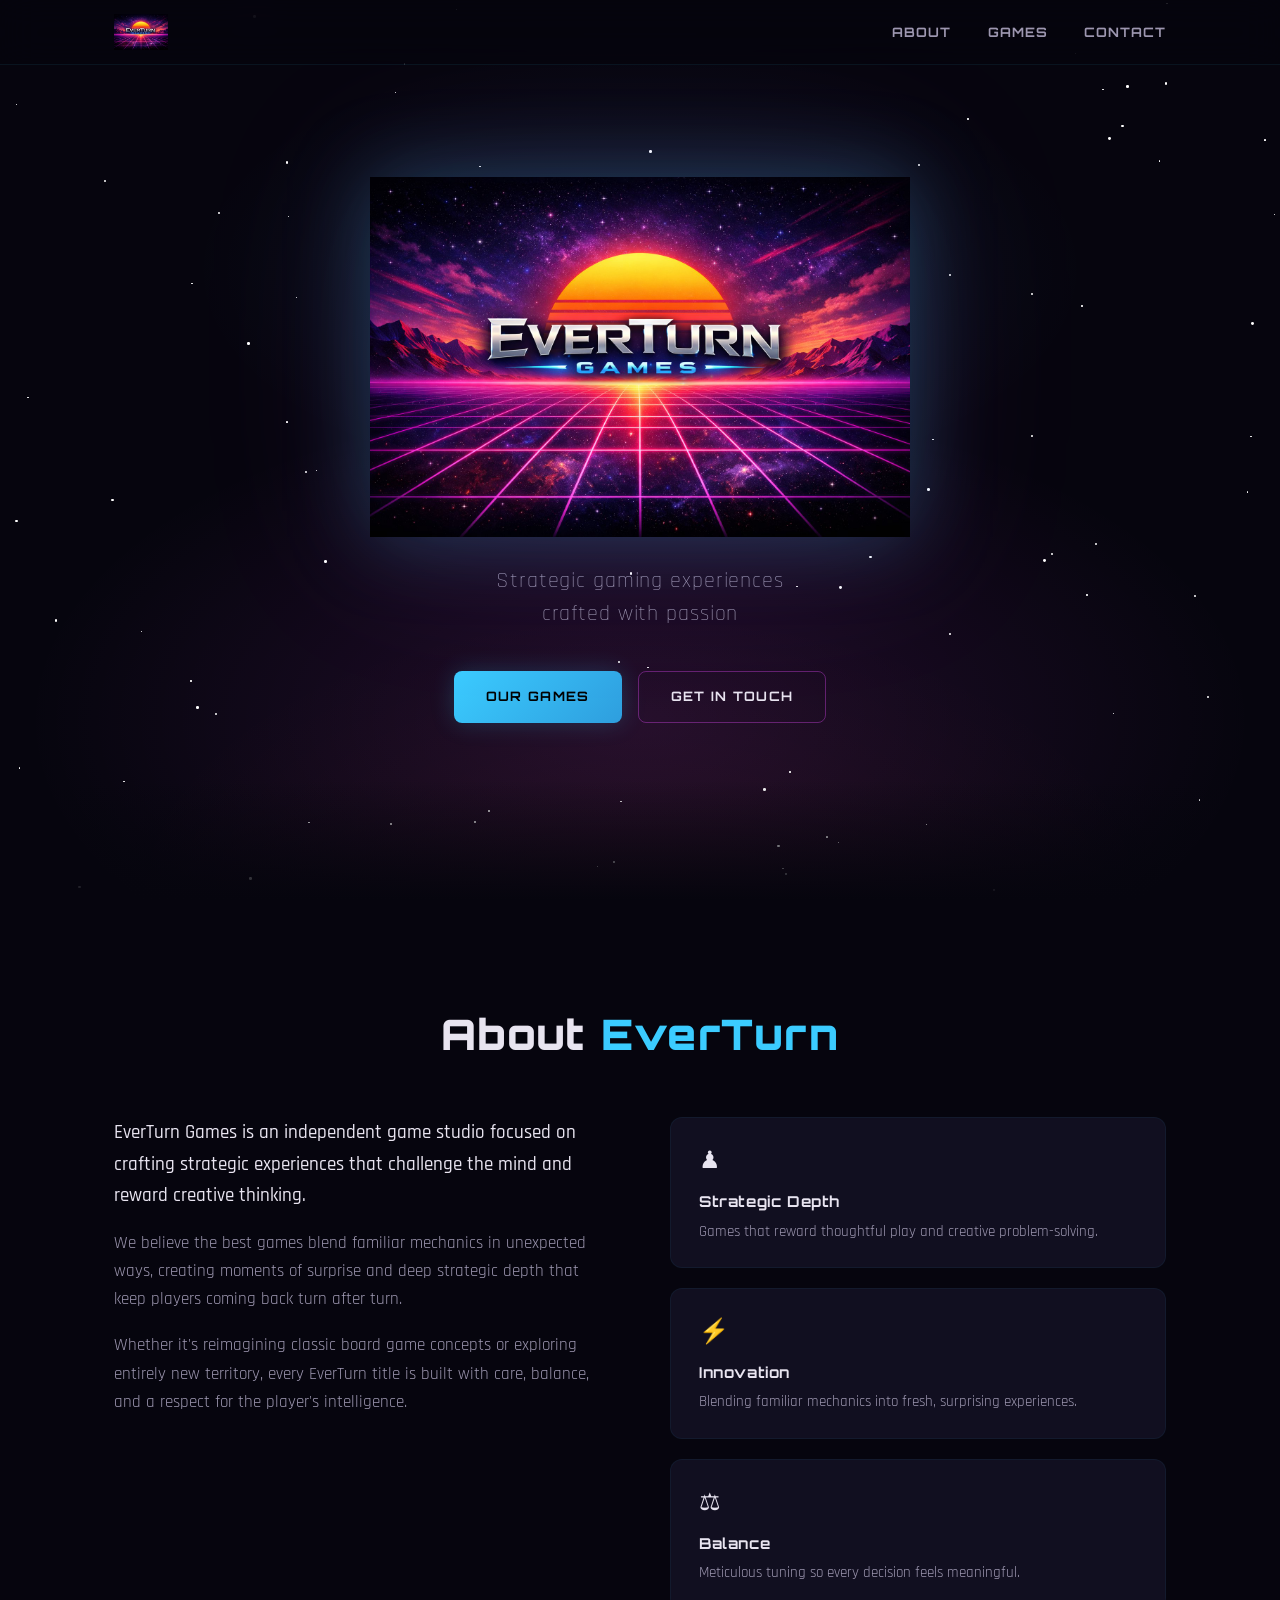
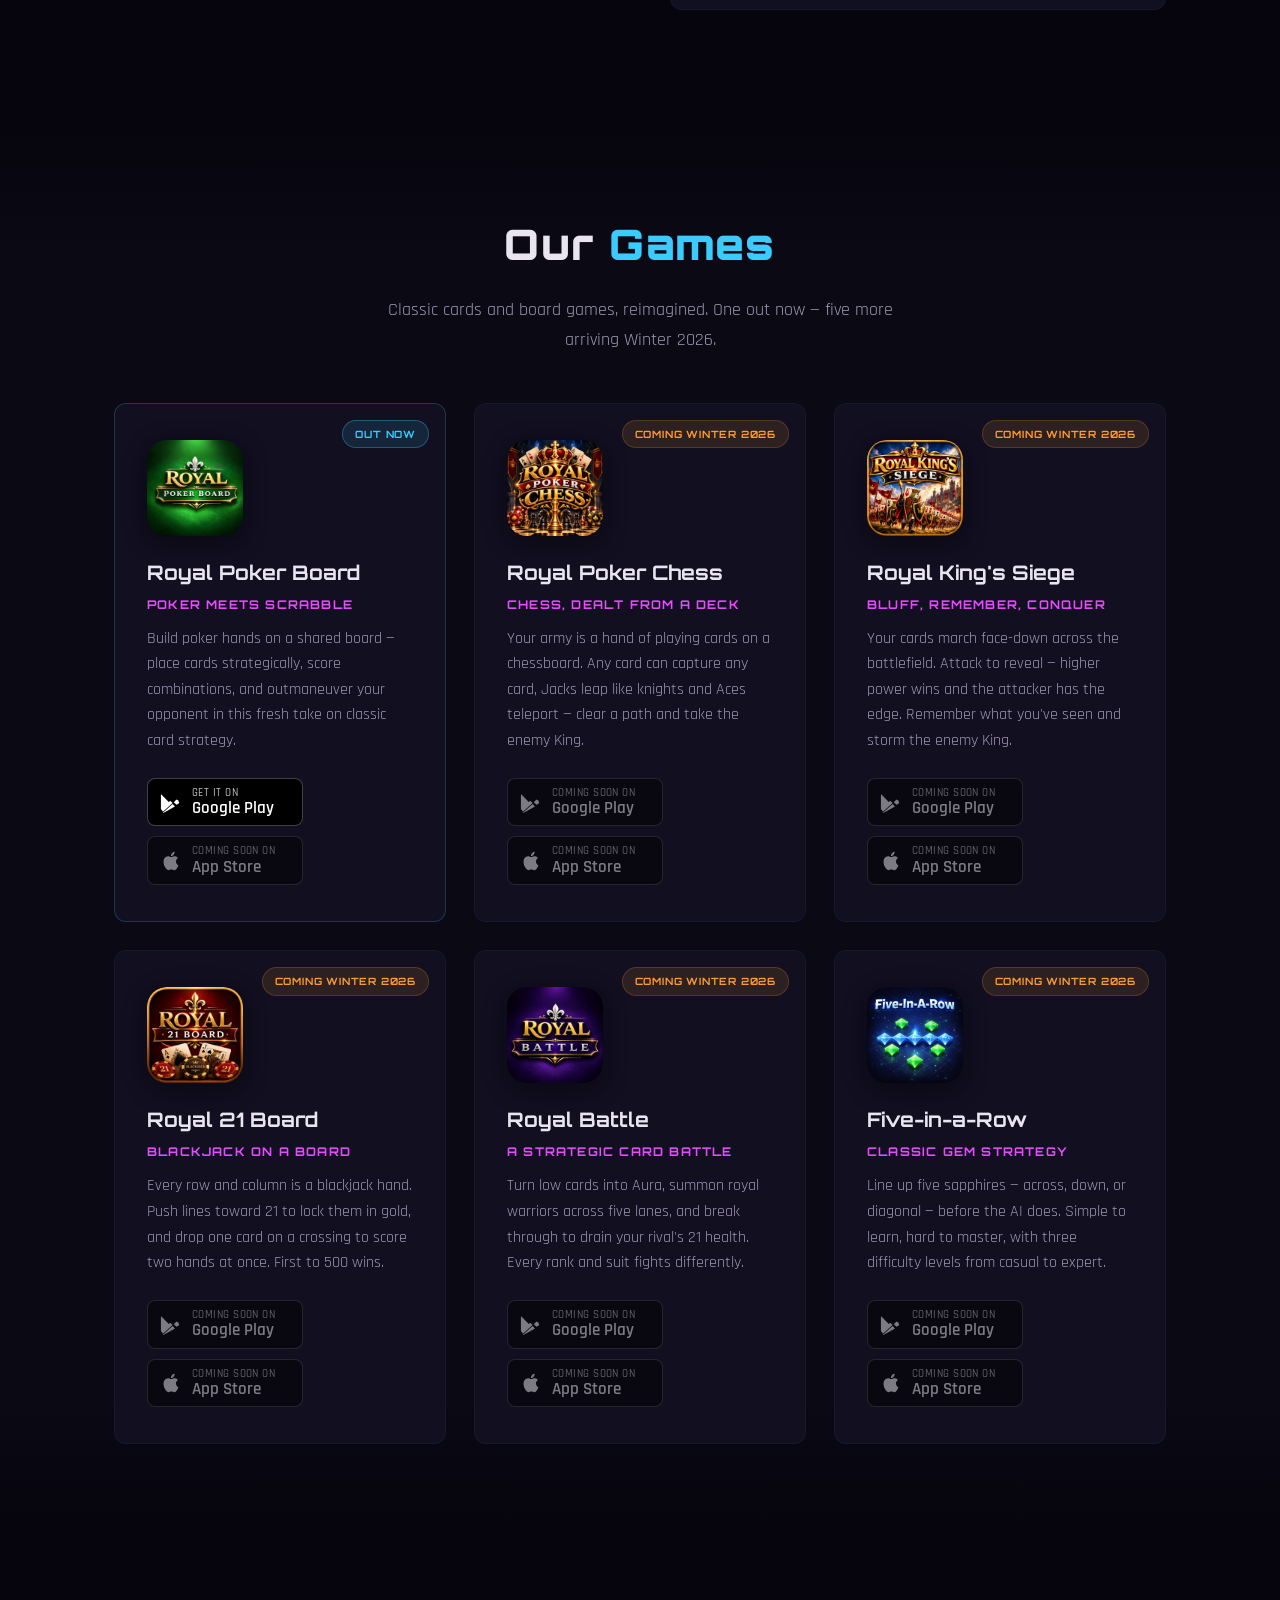
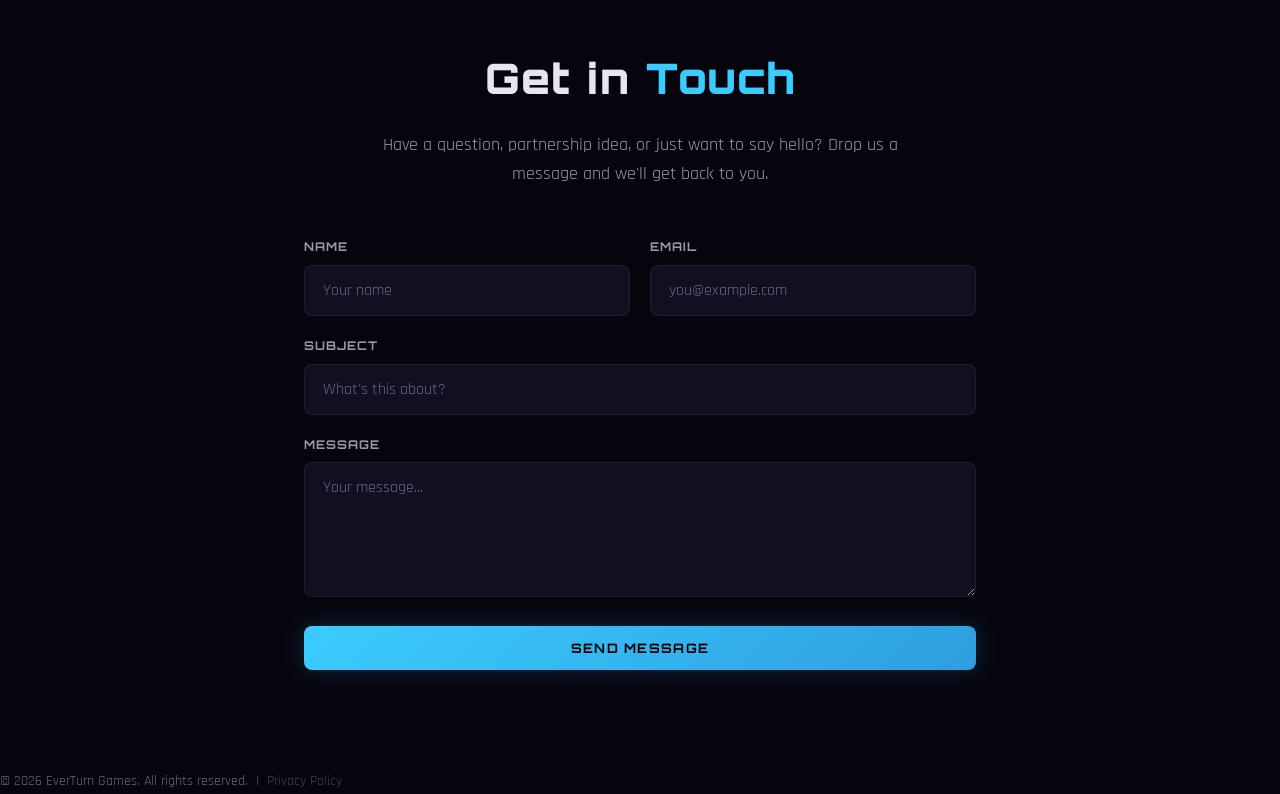
<file: index.html>
<!DOCTYPE html>
<html lang="en">
<head>
  <meta charset="UTF-8">
  <meta name="viewport" content="width=device-width, initial-scale=1.0">
  <title>EverTurn Games</title>
  <meta name="description" content="EverTurn Games — Strategic gaming experiences crafted with passion.">
  <link rel="stylesheet" href="style.css">
  <link rel="preconnect" href="https://fonts.googleapis.com">
  <link rel="preconnect" href="https://fonts.gstatic.com" crossorigin>
  <link href="https://fonts.googleapis.com/css2?family=Orbitron:wght@400;700;900&family=Rajdhani:wght@300;400;500;600;700&display=swap" rel="stylesheet">
</head>
<body>
 
  <!-- ═══════════════ NAV ═══════════════ -->
  <nav class="site-nav" id="nav">
    <div class="nav-inner">
      <a href="#hero" class="nav-logo">
        <img src="images/logo.png" alt="EverTurn Games" height="40">
      </a>
      <button class="nav-toggle" id="navToggle" aria-label="Toggle menu">
        <span></span><span></span><span></span>
      </button>
      <ul class="nav-links" id="navLinks">
        <li><a href="#about">About</a></li>
        <li><a href="#games">Games</a></li>
        <li><a href="#contact">Contact</a></li>
      </ul>
    </div>
  </nav>
 
  <!-- ═══════════════ HERO ═══════════════ -->
  <section class="hero" id="hero">
    <div class="hero-bg"></div>
    <div class="star-field" id="starField"></div>
    <div class="hero-content">
      <img src="images/logo.png" alt="EverTurn Games" class="hero-logo">
      <p class="hero-tagline">Strategic gaming experiences<br>crafted with passion</p>
      <div class="hero-buttons">
        <a href="#games" class="btn btn-primary">Our Games</a>
        <a href="#contact" class="btn btn-outline">Get in Touch</a>
      </div>
    </div>
    <div class="hero-fade"></div>
  </section>
 
  <!-- ═══════════════ ABOUT ═══════════════ -->
  <section class="section" id="about">
    <div class="container">
      <h2 class="section-title">About <span class="accent">EverTurn</span></h2>
      <div class="about-grid">
        <div class="about-text">
          <p>
            EverTurn Games is an independent game studio focused on crafting
            strategic experiences that challenge the mind and reward creative thinking.
          </p>
          <p>
            We believe the best games blend familiar mechanics in unexpected ways,
            creating moments of surprise and deep strategic depth that keep players
            coming back turn after turn.
          </p>
          <p>
            Whether it's reimagining classic board game concepts or exploring
            entirely new territory, every EverTurn title is built with care,
            balance, and a respect for the player's intelligence.
          </p>
        </div>
        <div class="about-values">
          <div class="value-card">
            <div class="value-icon">♟</div>
            <h3>Strategic Depth</h3>
            <p>Games that reward thoughtful play and creative problem-solving.</p>
          </div>
          <div class="value-card">
            <div class="value-icon">⚡</div>
            <h3>Innovation</h3>
            <p>Blending familiar mechanics into fresh, surprising experiences.</p>
          </div>
          <div class="value-card">
            <div class="value-icon">⚖</div>
            <h3>Balance</h3>
            <p>Meticulous tuning so every decision feels meaningful.</p>
          </div>
        </div>
      </div>
    </div>
  </section>
  <!-- ═══════════════ GAMES ═══════════════ -->
  <!--
    HOW TO UPDATE A GAME CARD
    • Each card has an id (e.g. #royal-21-board) so ads/posts can link
      straight to it: https://everturngames.com/#royal-21-board
    • When a store listing goes live, swap the
        <div class="store-btn store-btn--soon"> ... <small>Coming Soon on</small>
      for the live version (copy the Royal Poker Board Google Play <a> button),
      and change the badge to <span class="badge badge--live">Out Now</span>.
  -->
  <section class="section section-alt" id="games">
    <div class="container">
      <h2 class="section-title">Our <span class="accent">Games</span></h2>
      <p class="section-subtitle">
        Classic cards and board games, reimagined. One out now &mdash;
        five more arriving Winter 2026.
      </p>
      <div class="games-grid">

        <!-- ── ROYAL POKER BOARD (LIVE) ── -->
        <div class="game-card game-card--live" id="royal-poker-board">
          <div class="game-card-inner">
            <div class="game-card-head">
              <img
                src="images/royal-poker-board-icon.png"
                alt="Royal Poker Board icon"
                class="game-card-icon-img"
                width="96" height="96"
                onerror="this.style.display='none'; this.nextElementSibling.style.display='flex';"
              >
              <div class="game-card-icon" style="display:none;">👑</div>
              <span class="badge badge--live">Out Now</span>
            </div>

            <h3>Royal Poker Board</h3>
            <p class="game-tagline">Poker meets Scrabble</p>
            <p>Build poker hands on a shared board — place cards strategically, score combinations, and outmaneuver your opponent in this fresh take on classic card strategy.</p>

            <div class="store-buttons">
              <!-- Google Play -->
              <a
                href="https://play.google.com/store/apps/details?id=com.everturn.royalpokerboard"
                class="store-btn store-btn--gplay"
                target="_blank"
                rel="noopener"
              >
                <svg viewBox="0 0 24 24" xmlns="http://www.w3.org/2000/svg" aria-hidden="true">
                  <path d="M3.18 23.76c.3.17.65.19.98.07l12.18-7.03-2.61-2.61-10.55 9.57zm-1.68-20.3C1.19 3.8 1 4.18 1 4.64v14.72c0 .46.19.84.5 1.18l.07.07 8.24-8.24v-.2L1.57 3.93l-.07.07zM20.34 10.6l-2.34-1.35-2.93 2.93 2.93 2.93 2.37-1.37c.67-.39.67-1.76-.03-2.14zm-17.16 12.1l10.55-9.59-2.61-2.61L1.5 19.88l1.68 2.82z"/>
                </svg>
                <span>
                  <small>Get it on</small>
                  Google Play
                </span>
              </a>

              <!-- App Store — Coming Soon -->
              <div class="store-btn store-btn--apple store-btn--soon">
                <svg viewBox="0 0 24 24" xmlns="http://www.w3.org/2000/svg" aria-hidden="true">
                  <path d="M18.71 19.5c-.83 1.24-1.71 2.45-3.05 2.47-1.34.03-1.77-.79-3.29-.79-1.53 0-2 .77-3.27.82-1.31.05-2.3-1.32-3.14-2.53C4.25 17 2.94 12.45 4.7 9.39c.87-1.52 2.43-2.48 4.12-2.51 1.28-.02 2.5.87 3.29.87.78 0 2.26-1.07 3.8-.91.65.03 2.47.26 3.64 1.98-.09.06-2.17 1.28-2.15 3.81.03 3.02 2.65 4.03 2.68 4.04-.03.07-.42 1.44-1.38 2.83M13 3.5c.73-.83 1.94-1.46 2.94-1.5.13 1.17-.34 2.35-1.04 3.19-.69.85-1.83 1.51-2.95 1.42-.15-1.15.41-2.35 1.05-3.11z"/>
                </svg>
                <span>
                  <small>Coming Soon on</small>
                  App Store
                </span>
              </div>
            </div>
          </div>
        </div>

        <!-- ── ROYAL POKER CHESS ── -->
        <div class="game-card" id="royal-poker-chess">
          <div class="game-card-inner">
            <div class="game-card-head">
              <img src="images/royal-poker-chess-icon.webp" alt="Royal Poker Chess icon" class="game-card-icon-img" width="96" height="96" loading="lazy">
              <span class="badge">Coming Winter 2026</span>
            </div>
            <h3>Royal Poker Chess</h3>
            <p class="game-tagline">Chess, dealt from a deck</p>
            <p>Your army is a hand of playing cards on a chessboard. Any card can capture any card, Jacks leap like knights and Aces teleport — clear a path and take the enemy King.</p>
            <div class="store-buttons">
              <div class="store-btn store-btn--gplay store-btn--soon">
                <svg viewBox="0 0 24 24" xmlns="http://www.w3.org/2000/svg" aria-hidden="true"><path d="M3.18 23.76c.3.17.65.19.98.07l12.18-7.03-2.61-2.61-10.55 9.57zm-1.68-20.3C1.19 3.8 1 4.18 1 4.64v14.72c0 .46.19.84.5 1.18l.07.07 8.24-8.24v-.2L1.57 3.93l-.07.07zM20.34 10.6l-2.34-1.35-2.93 2.93 2.93 2.93 2.37-1.37c.67-.39.67-1.76-.03-2.14zm-17.16 12.1l10.55-9.59-2.61-2.61L1.5 19.88l1.68 2.82z"/></svg>
                <span><small>Coming Soon on</small>Google Play</span>
              </div>
              <div class="store-btn store-btn--apple store-btn--soon">
                <svg viewBox="0 0 24 24" xmlns="http://www.w3.org/2000/svg" aria-hidden="true"><path d="M18.71 19.5c-.83 1.24-1.71 2.45-3.05 2.47-1.34.03-1.77-.79-3.29-.79-1.53 0-2 .77-3.27.82-1.31.05-2.3-1.32-3.14-2.53C4.25 17 2.94 12.45 4.7 9.39c.87-1.52 2.43-2.48 4.12-2.51 1.28-.02 2.5.87 3.29.87.78 0 2.26-1.07 3.8-.91.65.03 2.47.26 3.64 1.98-.09.06-2.17 1.28-2.15 3.81.03 3.02 2.65 4.03 2.68 4.04-.03.07-.42 1.44-1.38 2.83M13 3.5c.73-.83 1.94-1.46 2.94-1.5.13 1.17-.34 2.35-1.04 3.19-.69.85-1.83 1.51-2.95 1.42-.15-1.15.41-2.35 1.05-3.11z"/></svg>
                <span><small>Coming Soon on</small>App Store</span>
              </div>
            </div>
          </div>
        </div>

        <!-- ── ROYAL KING'S SIEGE ── -->
        <div class="game-card" id="royal-kings-siege">
          <div class="game-card-inner">
            <div class="game-card-head">
              <img src="images/royal-kings-siege-icon.webp" alt="Royal King's Siege icon" class="game-card-icon-img" width="96" height="96" loading="lazy">
              <span class="badge">Coming Winter 2026</span>
            </div>
            <h3>Royal King's Siege</h3>
            <p class="game-tagline">Bluff, remember, conquer</p>
            <p>Your cards march face-down across the battlefield. Attack to reveal — higher power wins and the attacker has the edge. Remember what you've seen and storm the enemy King.</p>
            <div class="store-buttons">
              <div class="store-btn store-btn--gplay store-btn--soon">
                <svg viewBox="0 0 24 24" xmlns="http://www.w3.org/2000/svg" aria-hidden="true"><path d="M3.18 23.76c.3.17.65.19.98.07l12.18-7.03-2.61-2.61-10.55 9.57zm-1.68-20.3C1.19 3.8 1 4.18 1 4.64v14.72c0 .46.19.84.5 1.18l.07.07 8.24-8.24v-.2L1.57 3.93l-.07.07zM20.34 10.6l-2.34-1.35-2.93 2.93 2.93 2.93 2.37-1.37c.67-.39.67-1.76-.03-2.14zm-17.16 12.1l10.55-9.59-2.61-2.61L1.5 19.88l1.68 2.82z"/></svg>
                <span><small>Coming Soon on</small>Google Play</span>
              </div>
              <div class="store-btn store-btn--apple store-btn--soon">
                <svg viewBox="0 0 24 24" xmlns="http://www.w3.org/2000/svg" aria-hidden="true"><path d="M18.71 19.5c-.83 1.24-1.71 2.45-3.05 2.47-1.34.03-1.77-.79-3.29-.79-1.53 0-2 .77-3.27.82-1.31.05-2.3-1.32-3.14-2.53C4.25 17 2.94 12.45 4.7 9.39c.87-1.52 2.43-2.48 4.12-2.51 1.28-.02 2.5.87 3.29.87.78 0 2.26-1.07 3.8-.91.65.03 2.47.26 3.64 1.98-.09.06-2.17 1.28-2.15 3.81.03 3.02 2.65 4.03 2.68 4.04-.03.07-.42 1.44-1.38 2.83M13 3.5c.73-.83 1.94-1.46 2.94-1.5.13 1.17-.34 2.35-1.04 3.19-.69.85-1.83 1.51-2.95 1.42-.15-1.15.41-2.35 1.05-3.11z"/></svg>
                <span><small>Coming Soon on</small>App Store</span>
              </div>
            </div>
          </div>
        </div>

        <!-- ── ROYAL 21 BOARD ── -->
        <div class="game-card" id="royal-21-board">
          <div class="game-card-inner">
            <div class="game-card-head">
              <img src="images/royal-21-board-icon.webp" alt="Royal 21 Board icon" class="game-card-icon-img" width="96" height="96" loading="lazy">
              <span class="badge">Coming Winter 2026</span>
            </div>
            <h3>Royal 21 Board</h3>
            <p class="game-tagline">Blackjack on a board</p>
            <p>Every row and column is a blackjack hand. Push lines toward 21 to lock them in gold, and drop one card on a crossing to score two hands at once. First to 500 wins.</p>
            <div class="store-buttons">
              <div class="store-btn store-btn--gplay store-btn--soon">
                <svg viewBox="0 0 24 24" xmlns="http://www.w3.org/2000/svg" aria-hidden="true"><path d="M3.18 23.76c.3.17.65.19.98.07l12.18-7.03-2.61-2.61-10.55 9.57zm-1.68-20.3C1.19 3.8 1 4.18 1 4.64v14.72c0 .46.19.84.5 1.18l.07.07 8.24-8.24v-.2L1.57 3.93l-.07.07zM20.34 10.6l-2.34-1.35-2.93 2.93 2.93 2.93 2.37-1.37c.67-.39.67-1.76-.03-2.14zm-17.16 12.1l10.55-9.59-2.61-2.61L1.5 19.88l1.68 2.82z"/></svg>
                <span><small>Coming Soon on</small>Google Play</span>
              </div>
              <div class="store-btn store-btn--apple store-btn--soon">
                <svg viewBox="0 0 24 24" xmlns="http://www.w3.org/2000/svg" aria-hidden="true"><path d="M18.71 19.5c-.83 1.24-1.71 2.45-3.05 2.47-1.34.03-1.77-.79-3.29-.79-1.53 0-2 .77-3.27.82-1.31.05-2.3-1.32-3.14-2.53C4.25 17 2.94 12.45 4.7 9.39c.87-1.52 2.43-2.48 4.12-2.51 1.28-.02 2.5.87 3.29.87.78 0 2.26-1.07 3.8-.91.65.03 2.47.26 3.64 1.98-.09.06-2.17 1.28-2.15 3.81.03 3.02 2.65 4.03 2.68 4.04-.03.07-.42 1.44-1.38 2.83M13 3.5c.73-.83 1.94-1.46 2.94-1.5.13 1.17-.34 2.35-1.04 3.19-.69.85-1.83 1.51-2.95 1.42-.15-1.15.41-2.35 1.05-3.11z"/></svg>
                <span><small>Coming Soon on</small>App Store</span>
              </div>
            </div>
          </div>
        </div>

        <!-- ── ROYAL BATTLE ── -->
        <div class="game-card" id="royal-battle">
          <div class="game-card-inner">
            <div class="game-card-head">
              <img src="images/royal-battle-icon.webp" alt="Royal Battle logo" class="game-card-icon-img" width="96" height="96" loading="lazy">
              <span class="badge">Coming Winter 2026</span>
            </div>
            <h3>Royal Battle</h3>
            <p class="game-tagline">A strategic card battle</p>
            <p>Turn low cards into Aura, summon royal warriors across five lanes, and break through to drain your rival's 21 health. Every rank and suit fights differently.</p>
            <div class="store-buttons">
              <div class="store-btn store-btn--gplay store-btn--soon">
                <svg viewBox="0 0 24 24" xmlns="http://www.w3.org/2000/svg" aria-hidden="true"><path d="M3.18 23.76c.3.17.65.19.98.07l12.18-7.03-2.61-2.61-10.55 9.57zm-1.68-20.3C1.19 3.8 1 4.18 1 4.64v14.72c0 .46.19.84.5 1.18l.07.07 8.24-8.24v-.2L1.57 3.93l-.07.07zM20.34 10.6l-2.34-1.35-2.93 2.93 2.93 2.93 2.37-1.37c.67-.39.67-1.76-.03-2.14zm-17.16 12.1l10.55-9.59-2.61-2.61L1.5 19.88l1.68 2.82z"/></svg>
                <span><small>Coming Soon on</small>Google Play</span>
              </div>
              <div class="store-btn store-btn--apple store-btn--soon">
                <svg viewBox="0 0 24 24" xmlns="http://www.w3.org/2000/svg" aria-hidden="true"><path d="M18.71 19.5c-.83 1.24-1.71 2.45-3.05 2.47-1.34.03-1.77-.79-3.29-.79-1.53 0-2 .77-3.27.82-1.31.05-2.3-1.32-3.14-2.53C4.25 17 2.94 12.45 4.7 9.39c.87-1.52 2.43-2.48 4.12-2.51 1.28-.02 2.5.87 3.29.87.78 0 2.26-1.07 3.8-.91.65.03 2.47.26 3.64 1.98-.09.06-2.17 1.28-2.15 3.81.03 3.02 2.65 4.03 2.68 4.04-.03.07-.42 1.44-1.38 2.83M13 3.5c.73-.83 1.94-1.46 2.94-1.5.13 1.17-.34 2.35-1.04 3.19-.69.85-1.83 1.51-2.95 1.42-.15-1.15.41-2.35 1.05-3.11z"/></svg>
                <span><small>Coming Soon on</small>App Store</span>
              </div>
            </div>
          </div>
        </div>

        <!-- ── FIVE-IN-A-ROW ── -->
        <div class="game-card" id="five-in-a-row">
          <div class="game-card-inner">
            <div class="game-card-head">
              <img src="images/five-in-a-row-icon.webp" alt="Five-in-a-Row icon" class="game-card-icon-img" width="96" height="96" loading="lazy">
              <span class="badge">Coming Winter 2026</span>
            </div>
            <h3>Five-in-a-Row</h3>
            <p class="game-tagline">Classic gem strategy</p>
            <p>Line up five sapphires — across, down, or diagonal — before the AI does. Simple to learn, hard to master, with three difficulty levels from casual to expert.</p>
            <div class="store-buttons">
              <div class="store-btn store-btn--gplay store-btn--soon">
                <svg viewBox="0 0 24 24" xmlns="http://www.w3.org/2000/svg" aria-hidden="true"><path d="M3.18 23.76c.3.17.65.19.98.07l12.18-7.03-2.61-2.61-10.55 9.57zm-1.68-20.3C1.19 3.8 1 4.18 1 4.64v14.72c0 .46.19.84.5 1.18l.07.07 8.24-8.24v-.2L1.57 3.93l-.07.07zM20.34 10.6l-2.34-1.35-2.93 2.93 2.93 2.93 2.37-1.37c.67-.39.67-1.76-.03-2.14zm-17.16 12.1l10.55-9.59-2.61-2.61L1.5 19.88l1.68 2.82z"/></svg>
                <span><small>Coming Soon on</small>Google Play</span>
              </div>
              <div class="store-btn store-btn--apple store-btn--soon">
                <svg viewBox="0 0 24 24" xmlns="http://www.w3.org/2000/svg" aria-hidden="true"><path d="M18.71 19.5c-.83 1.24-1.71 2.45-3.05 2.47-1.34.03-1.77-.79-3.29-.79-1.53 0-2 .77-3.27.82-1.31.05-2.3-1.32-3.14-2.53C4.25 17 2.94 12.45 4.7 9.39c.87-1.52 2.43-2.48 4.12-2.51 1.28-.02 2.5.87 3.29.87.78 0 2.26-1.07 3.8-.91.65.03 2.47.26 3.64 1.98-.09.06-2.17 1.28-2.15 3.81.03 3.02 2.65 4.03 2.68 4.04-.03.07-.42 1.44-1.38 2.83M13 3.5c.73-.83 1.94-1.46 2.94-1.5.13 1.17-.34 2.35-1.04 3.19-.69.85-1.83 1.51-2.95 1.42-.15-1.15.41-2.35 1.05-3.11z"/></svg>
                <span><small>Coming Soon on</small>App Store</span>
              </div>
            </div>
          </div>
        </div>

      </div>
    </div>
  </section>
 
  <!-- ═══════════════ CONTACT ═══════════════ -->
  <section class="section" id="contact">
    <div class="container container-narrow">
      <h2 class="section-title">Get in <span class="accent">Touch</span></h2>
      <p class="section-subtitle">
        Have a question, partnership idea, or just want to say hello?
        Drop us a message and we'll get back to you.
      </p>
      <form
        action="https://formspree.io/f/meelgbve"
        method="POST"
        class="contact-form"
        id="contactForm"
      >
        <div class="form-row">
          <div class="form-group">
            <label for="name">Name</label>
            <input type="text" id="name" name="name" required placeholder="Your name">
          </div>
          <div class="form-group">
            <label for="email">Email</label>
            <input type="email" id="email" name="email" required placeholder="you@example.com">
          </div>
        </div>
        <div class="form-group">
          <label for="subject">Subject</label>
          <input type="text" id="subject" name="subject" required placeholder="What's this about?">
        </div>
        <div class="form-group">
          <label for="message">Message</label>
          <textarea id="message" name="message" rows="5" required placeholder="Your message..."></textarea>
        </div>
        <input type="text" name="_gotcha" style="display:none">
        <button type="submit" class="btn btn-primary btn-full">Send Message</button>
      </form>
    </div>
  </section>
 
  <!-- ═══════════════ FOOTER ═══════════════ -->
  <footer>
    <p class="footer-text">
      &copy; 2026 EverTurn Games. All rights reserved.
      &nbsp;|&nbsp;
      <a href="privacy-policy.html" style="color:inherit; opacity:0.6; text-decoration:none;">Privacy Policy</a>
    </p>
  </footer>
 
  <script src="script.js"></script>
</body>
</html>
</file>
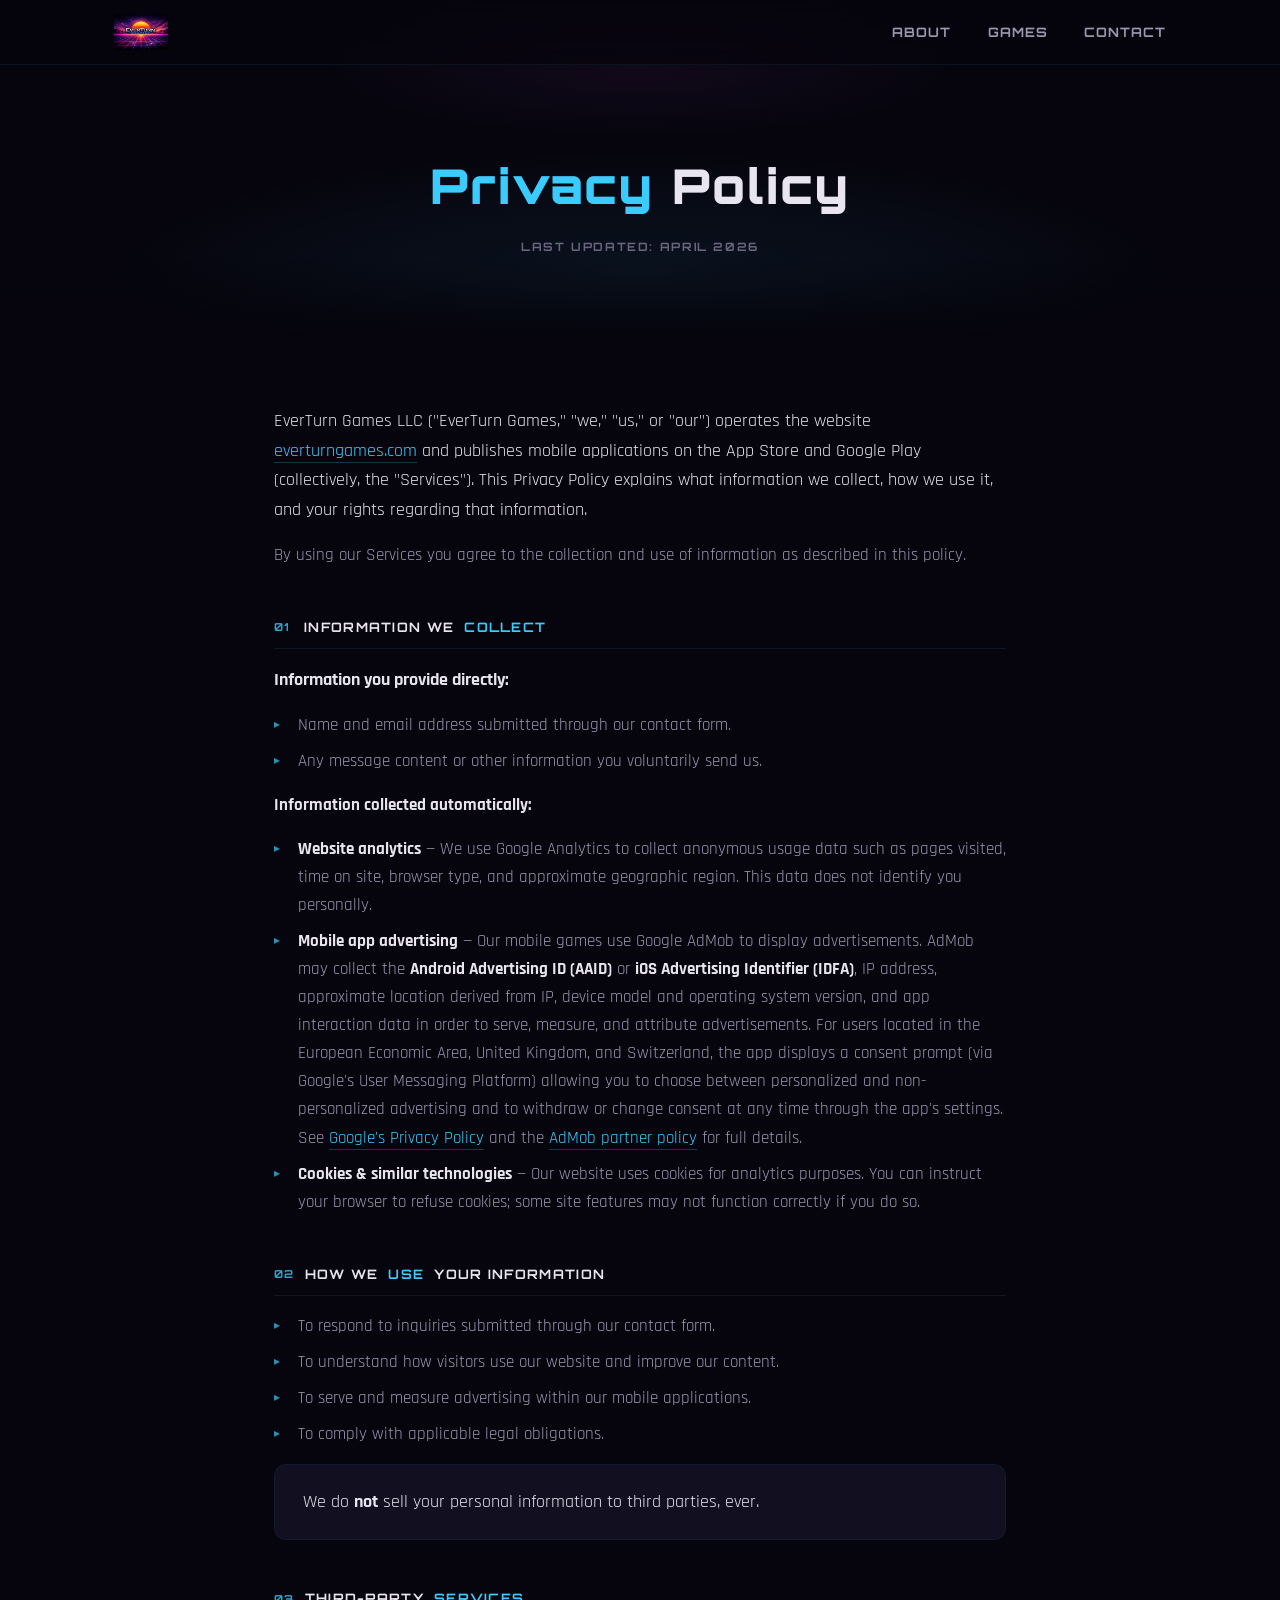
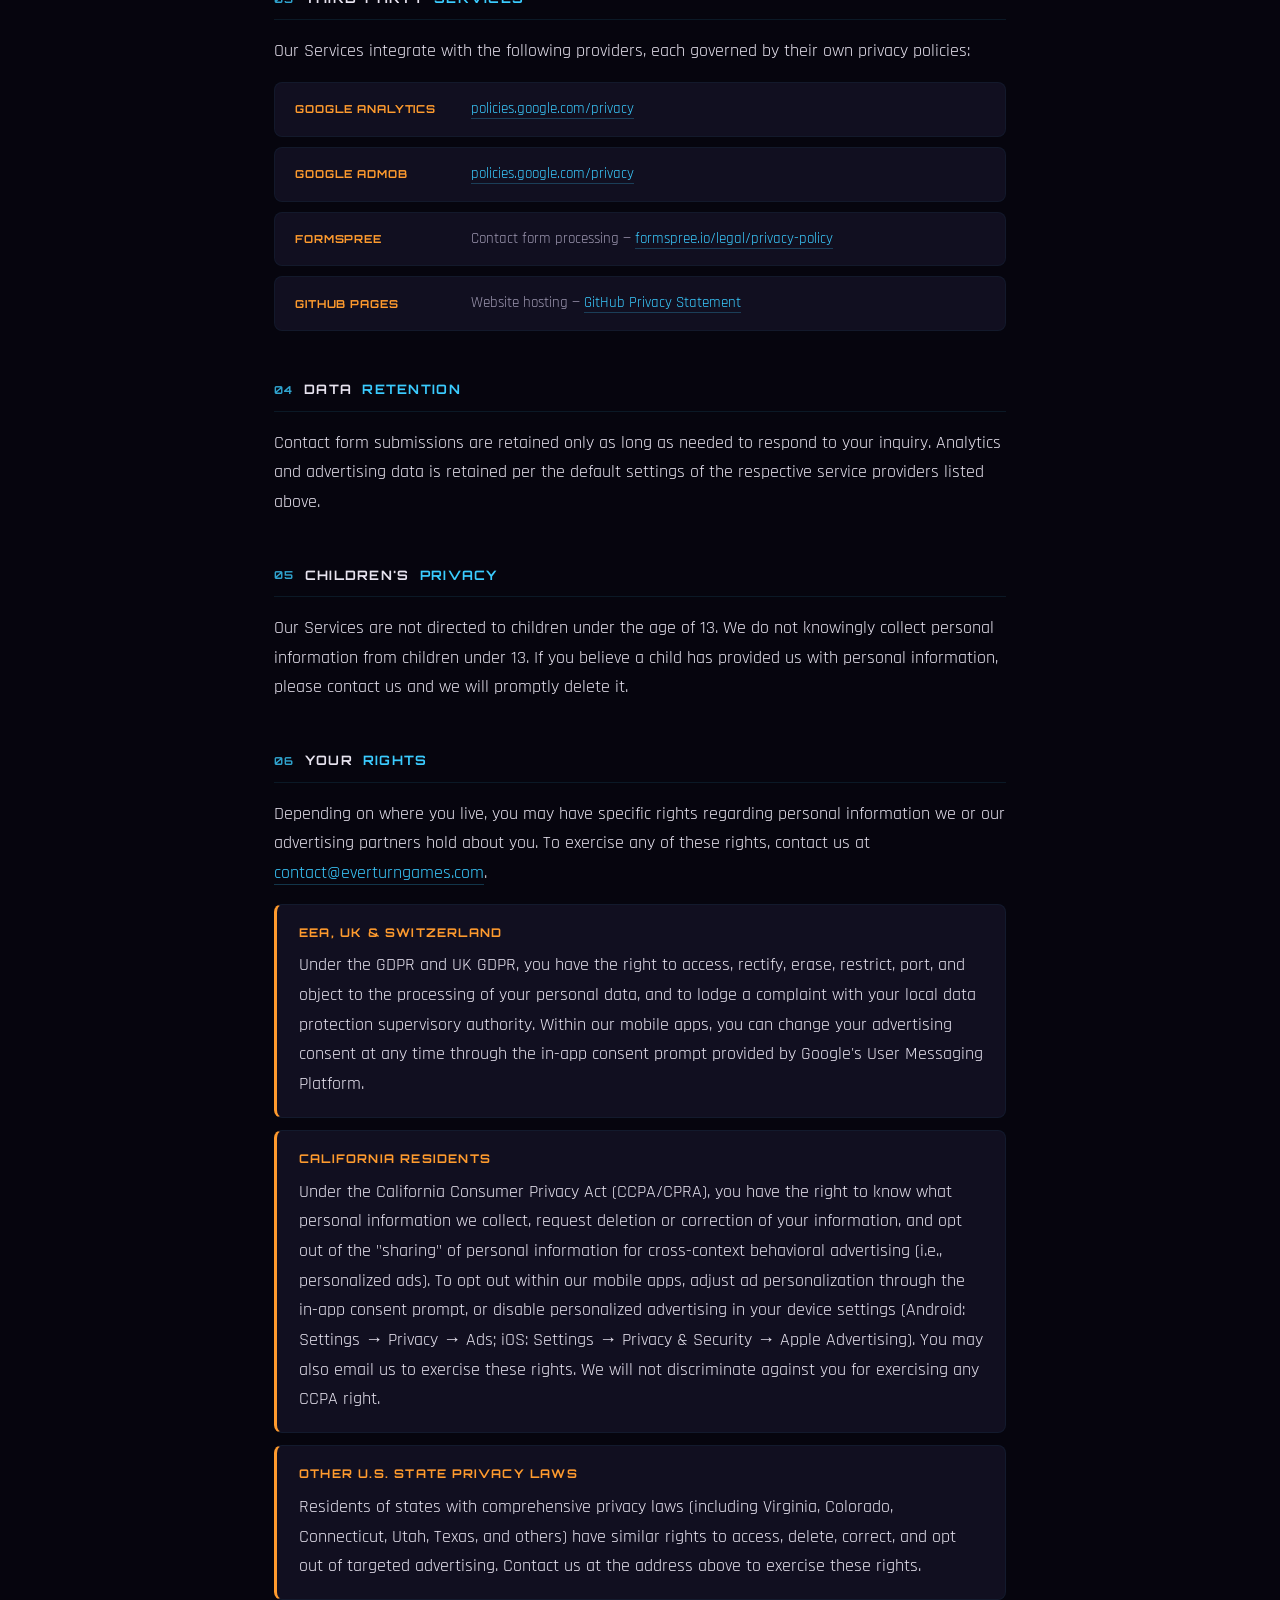
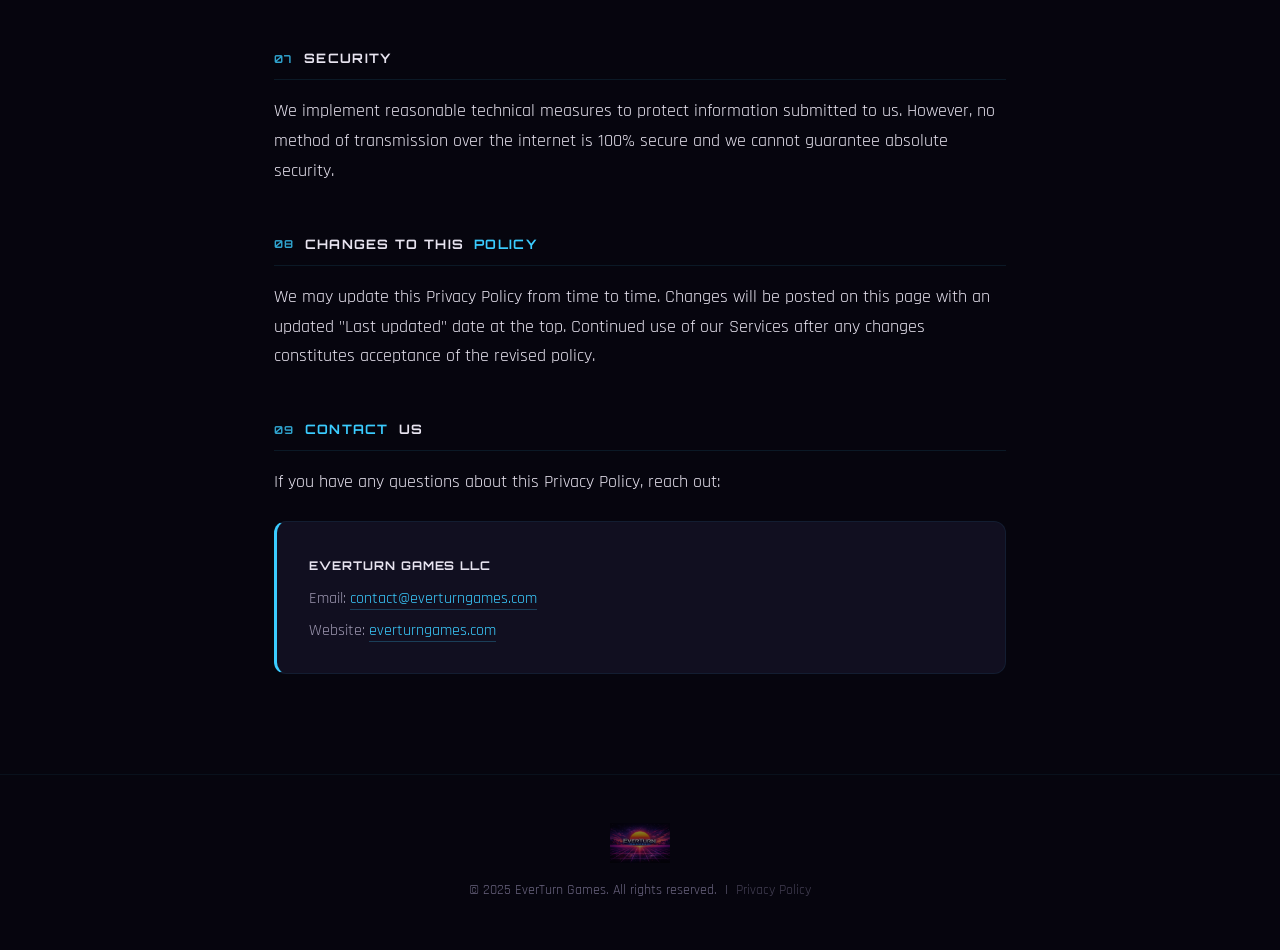
<file: privacy-policy.html>
<!DOCTYPE html>
<html lang="en">
<head>
  <meta charset="UTF-8">
  <meta name="viewport" content="width=device-width, initial-scale=1.0">
  <title>Privacy Policy — EverTurn Games</title>
  <meta name="description" content="Privacy Policy for EverTurn Games and its mobile applications.">
  <link rel="stylesheet" href="style.css">
  <link rel="preconnect" href="https://fonts.googleapis.com">
  <link rel="preconnect" href="https://fonts.gstatic.com" crossorigin>
  <link href="https://fonts.googleapis.com/css2?family=Orbitron:wght@400;700;900&family=Rajdhani:wght@300;400;500;600;700&display=swap" rel="stylesheet">
  <style>
    /* ── Policy Hero ── */
    .policy-hero {
      min-height: 38vh;
      display: flex;
      flex-direction: column;
      align-items: center;
      justify-content: center;
      text-align: center;
      position: relative;
      padding: 120px 24px 60px;
      background:
        radial-gradient(ellipse 70% 60% at 50% 80%, rgba(59, 204, 255, 0.07) 0%, transparent 60%),
        radial-gradient(ellipse 50% 40% at 50% 20%, rgba(232, 75, 255, 0.05) 0%, transparent 50%),
        var(--bg-deep);
    }

    .policy-hero::after {
      content: '';
      position: absolute;
      bottom: 0; left: 0; right: 0;
      height: 80px;
      background: linear-gradient(to bottom, transparent, var(--bg-deep));
    }

    .policy-hero h1 {
      font-family: var(--font-display);
      font-size: clamp(1.8rem, 5vw, 3rem);
      font-weight: 900;
      letter-spacing: 0.05em;
      margin-bottom: 12px;
      animation: fadeUp 0.9s ease-out both;
    }

    .policy-hero h1 .accent { color: var(--neon-blue); }

    .policy-hero .last-updated {
      font-family: var(--font-display);
      font-size: 0.72rem;
      font-weight: 700;
      letter-spacing: 0.14em;
      text-transform: uppercase;
      color: var(--text-dim);
      animation: fadeUp 0.9s 0.15s ease-out both;
    }

    /* ── Policy Layout ── */
    .policy-wrap {
      max-width: 780px;
      margin: 0 auto;
      padding: 64px 24px 100px;
    }

    /* ── Typography ── */
    .policy-wrap p {
      color: var(--text-secondary);
      font-size: 17px;
      margin-bottom: 1rem;
    }

    .policy-wrap p:first-of-type {
      color: var(--text-primary);
      font-size: 18px;
    }

    .policy-wrap h2 {
      font-family: var(--font-display);
      font-size: 13px;
      font-weight: 700;
      letter-spacing: 0.1em;
      text-transform: uppercase;
      color: var(--text-primary);
      margin: 3rem 0 1rem;
      padding-bottom: 10px;
      border-bottom: 1px solid rgba(59, 204, 255, 0.1);
      display: flex;
      align-items: center;
      gap: 10px;
    }

    .policy-wrap h2 .section-num {
      font-size: 11px;
      color: var(--neon-blue);
      opacity: 0.8;
      min-width: 20px;
    }

    .policy-wrap h2 .accent { color: var(--neon-blue); }

    /* ── Subheadings inside sections ── */
    .policy-wrap h3 {
      font-family: var(--font-display);
      font-size: 12px;
      font-weight: 700;
      letter-spacing: 0.1em;
      text-transform: uppercase;
      color: var(--neon-orange);
      margin: 1.5rem 0 0.75rem;
    }

    /* ── Lists ── */
    .policy-wrap ul {
      list-style: none;
      padding: 0;
      margin-bottom: 1rem;
    }

    .policy-wrap ul li {
      position: relative;
      padding-left: 1.5rem;
      margin-bottom: 0.5rem;
      color: var(--text-secondary);
      font-size: 17px;
    }

    .policy-wrap ul li::before {
      content: '\25B8';
      position: absolute;
      left: 0;
      color: var(--neon-blue);
      font-size: 0.75rem;
      top: 4px;
      opacity: 0.7;
    }

    .policy-wrap ul li strong {
      color: var(--text-primary);
    }

    /* ── Links ── */
    .policy-wrap a {
      color: var(--neon-blue);
      text-decoration: none;
      border-bottom: 1px solid rgba(59, 204, 255, 0.25);
      transition: border-color 0.2s, color 0.2s;
    }

    .policy-wrap a:hover {
      color: #fff;
      border-color: var(--neon-blue);
    }

    /* ── Info Cards ── */
    .policy-card {
      background: var(--bg-card);
      border: 1px solid rgba(59, 204, 255, 0.06);
      border-radius: var(--radius);
      padding: 22px 28px;
      margin-bottom: 1rem;
      transition: border-color 0.3s;
    }

    .policy-card:hover {
      border-color: rgba(59, 204, 255, 0.15);
    }

    .policy-card p { margin: 0; font-size: 16px; }

    /* ── Contact box ── */
    .contact-card {
      background: var(--bg-card);
      border: 1px solid rgba(59, 204, 255, 0.08);
      border-left: 3px solid var(--neon-blue);
      border-radius: var(--radius);
      padding: 28px 32px;
      margin-top: 1.5rem;
    }

    .contact-card p { margin: 0; font-size: 16px; color: var(--text-secondary); }
    .contact-card p + p { margin-top: 6px; }

    /* ── Provider rows ── */
    .provider-list {
      display: flex;
      flex-direction: column;
      gap: 10px;
      margin-bottom: 1rem;
    }

    .provider-row {
      display: grid;
      grid-template-columns: 160px 1fr;
      gap: 16px;
      align-items: center;
      background: var(--bg-card);
      border: 1px solid rgba(59, 204, 255, 0.05);
      border-radius: var(--radius-sm);
      padding: 14px 20px;
      transition: border-color 0.3s;
    }

    .provider-row:hover { border-color: rgba(59, 204, 255, 0.14); }

    .provider-name {
      font-family: var(--font-display);
      font-size: 11px;
      font-weight: 700;
      letter-spacing: 0.08em;
      text-transform: uppercase;
      color: var(--neon-orange);
    }

    .provider-desc {
      font-size: 15px;
      color: var(--text-secondary);
    }

    /* ── Region-rights cards ── */
    .rights-grid {
      display: grid;
      grid-template-columns: 1fr;
      gap: 12px;
      margin-top: 1rem;
    }

    .rights-card {
      background: var(--bg-card);
      border: 1px solid rgba(59, 204, 255, 0.06);
      border-left: 3px solid var(--neon-orange);
      border-radius: var(--radius-sm);
      padding: 18px 22px;
    }

    .rights-card h3 {
      margin-top: 0;
      margin-bottom: 0.5rem;
    }

    .rights-card p {
      margin: 0;
      font-size: 16px;
    }

    /* ── Scroll reveal ── */
    .policy-section {
      opacity: 0;
      transform: translateY(20px);
      transition: opacity 0.65s ease-out, transform 0.65s ease-out;
    }
    .policy-section.visible {
      opacity: 1;
      transform: translateY(0);
    }

    /* ── Footer link override ── */
    .site-footer a {
      color: inherit;
      opacity: 0.6;
      border-bottom: none;
      text-decoration: none;
      transition: opacity 0.2s;
    }
    .site-footer a:hover { opacity: 1; color: inherit; }

    @media (max-width: 540px) {
      .provider-row { grid-template-columns: 1fr; gap: 4px; }
      .policy-wrap { padding: 40px 20px 80px; }
    }
  </style>
</head>
<body>

  <!-- ═══════════════ NAV ═══════════════ -->
  <nav class="site-nav" id="nav">
    <div class="nav-inner">
      <a href="index.html" class="nav-logo">
        <img src="images/logo.png" alt="EverTurn Games" height="40">
      </a>
      <button class="nav-toggle" id="navToggle" aria-label="Toggle menu">
        <span></span><span></span><span></span>
      </button>
      <ul class="nav-links" id="navLinks">
        <li><a href="index.html#about">About</a></li>
        <li><a href="index.html#games">Games</a></li>
        <li><a href="index.html#contact">Contact</a></li>
      </ul>
    </div>
  </nav>

  <!-- ═══════════════ HERO ═══════════════ -->
  <div class="policy-hero">
    <h1><span class="accent">Privacy</span> Policy</h1>
    <p class="last-updated">Last updated: April 2026</p>
  </div>

  <!-- ═══════════════ CONTENT ═══════════════ -->
  <main class="policy-wrap">

    <div class="policy-section">
      <p>
        EverTurn Games LLC ("EverTurn Games," "we," "us," or "our") operates the website
        <a href="https://everturngames.com">everturngames.com</a> and publishes mobile
        applications on the App Store and Google Play (collectively, the "Services").
        This Privacy Policy explains what information we collect, how we use it, and
        your rights regarding that information.
      </p>
      <p>By using our Services you agree to the collection and use of information as described in this policy.</p>
    </div>

    <!-- 1 -->
    <div class="policy-section">
      <h2><span class="section-num">01</span> Information We <span class="accent">Collect</span></h2>
      <p><strong style="color:var(--text-primary)">Information you provide directly:</strong></p>
      <ul>
        <li>Name and email address submitted through our contact form.</li>
        <li>Any message content or other information you voluntarily send us.</li>
      </ul>
      <p><strong style="color:var(--text-primary)">Information collected automatically:</strong></p>
      <ul>
        <li>
          <strong>Website analytics</strong> — We use Google Analytics to collect anonymous
          usage data such as pages visited, time on site, browser type, and approximate
          geographic region. This data does not identify you personally.
        </li>
        <li>
          <strong>Mobile app advertising</strong> — Our mobile games use Google AdMob
          to display advertisements. AdMob may collect the <strong>Android Advertising ID (AAID)</strong>
          or <strong>iOS Advertising Identifier (IDFA)</strong>, IP address, approximate location
          derived from IP, device model and operating system version, and app interaction data
          in order to serve, measure, and attribute advertisements. For users located in the
          European Economic Area, United Kingdom, and Switzerland, the app displays a consent
          prompt (via Google's User Messaging Platform) allowing you to choose between
          personalized and non-personalized advertising and to withdraw or change consent at
          any time through the app's settings. See
          <a href="https://policies.google.com/privacy" target="_blank" rel="noopener">Google's Privacy Policy</a>
          and the
          <a href="https://support.google.com/admob/answer/6128543" target="_blank" rel="noopener">AdMob partner policy</a>
          for full details.
        </li>
        <li>
          <strong>Cookies &amp; similar technologies</strong> — Our website uses cookies
          for analytics purposes. You can instruct your browser to refuse cookies; some
          site features may not function correctly if you do so.
        </li>
      </ul>
    </div>

    <!-- 2 -->
    <div class="policy-section">
      <h2><span class="section-num">02</span> How We <span class="accent">Use</span> Your Information</h2>
      <ul>
        <li>To respond to inquiries submitted through our contact form.</li>
        <li>To understand how visitors use our website and improve our content.</li>
        <li>To serve and measure advertising within our mobile applications.</li>
        <li>To comply with applicable legal obligations.</li>
      </ul>
      <div class="policy-card">
        <p>We do <strong style="color:var(--text-primary)">not</strong> sell your personal information to third parties, ever.</p>
      </div>
    </div>

    <!-- 3 -->
    <div class="policy-section">
      <h2><span class="section-num">03</span> Third-Party <span class="accent">Services</span></h2>
      <p>Our Services integrate with the following providers, each governed by their own privacy policies:</p>
      <div class="provider-list">
        <div class="provider-row">
          <span class="provider-name">Google Analytics</span>
          <span class="provider-desc">
            <a href="https://policies.google.com/privacy" target="_blank" rel="noopener">policies.google.com/privacy</a>
          </span>
        </div>
        <div class="provider-row">
          <span class="provider-name">Google AdMob</span>
          <span class="provider-desc">
            <a href="https://policies.google.com/privacy" target="_blank" rel="noopener">policies.google.com/privacy</a>
          </span>
        </div>
        <div class="provider-row">
          <span class="provider-name">Formspree</span>
          <span class="provider-desc">
            Contact form processing —
            <a href="https://formspree.io/legal/privacy-policy" target="_blank" rel="noopener">formspree.io/legal/privacy-policy</a>
          </span>
        </div>
        <div class="provider-row">
          <span class="provider-name">GitHub Pages</span>
          <span class="provider-desc">
            Website hosting —
            <a href="https://docs.github.com/en/site-policy/privacy-policies/github-general-privacy-statement" target="_blank" rel="noopener">GitHub Privacy Statement</a>
          </span>
        </div>
      </div>
    </div>

    <!-- 4 -->
    <div class="policy-section">
      <h2><span class="section-num">04</span> Data <span class="accent">Retention</span></h2>
      <p>
        Contact form submissions are retained only as long as needed to respond to your inquiry.
        Analytics and advertising data is retained per the default settings of the respective
        service providers listed above.
      </p>
    </div>

    <!-- 5 -->
    <div class="policy-section">
      <h2><span class="section-num">05</span> Children's <span class="accent">Privacy</span></h2>
      <p>
        Our Services are not directed to children under the age of 13. We do not knowingly collect
        personal information from children under 13. If you believe a child has provided us with
        personal information, please contact us and we will promptly delete it.
      </p>
    </div>

    <!-- 6 -->
    <div class="policy-section">
      <h2><span class="section-num">06</span> Your <span class="accent">Rights</span></h2>
      <p>
        Depending on where you live, you may have specific rights regarding personal information
        we or our advertising partners hold about you. To exercise any of these rights, contact us
        at <a href="mailto:contact@everturngames.com">contact@everturngames.com</a>.
      </p>

      <div class="rights-grid">
        <div class="rights-card">
          <h3>EEA, UK &amp; Switzerland</h3>
          <p>
            Under the GDPR and UK GDPR, you have the right to access, rectify, erase, restrict,
            port, and object to the processing of your personal data, and to lodge a complaint
            with your local data protection supervisory authority. Within our mobile apps, you
            can change your advertising consent at any time through the in-app consent prompt
            provided by Google's User Messaging Platform.
          </p>
        </div>
        <div class="rights-card">
          <h3>California Residents</h3>
          <p>
            Under the California Consumer Privacy Act (CCPA/CPRA), you have the right to know
            what personal information we collect, request deletion or correction of your
            information, and opt out of the "sharing" of personal information for cross-context
            behavioral advertising (i.e., personalized ads). To opt out within our mobile apps,
            adjust ad personalization through the in-app consent prompt, or disable personalized
            advertising in your device settings (Android: Settings → Privacy → Ads; iOS: Settings
            → Privacy &amp; Security → Apple Advertising). You may also email us to exercise
            these rights. We will not discriminate against you for exercising any CCPA right.
          </p>
        </div>
        <div class="rights-card">
          <h3>Other U.S. State Privacy Laws</h3>
          <p>
            Residents of states with comprehensive privacy laws (including Virginia, Colorado,
            Connecticut, Utah, Texas, and others) have similar rights to access, delete, correct,
            and opt out of targeted advertising. Contact us at the address above to exercise
            these rights.
          </p>
        </div>
      </div>
    </div>

    <!-- 7 -->
    <div class="policy-section">
      <h2><span class="section-num">07</span> Security</h2>
      <p>
        We implement reasonable technical measures to protect information submitted to us.
        However, no method of transmission over the internet is 100% secure and we cannot
        guarantee absolute security.
      </p>
    </div>

    <!-- 8 -->
    <div class="policy-section">
      <h2><span class="section-num">08</span> Changes to This <span class="accent">Policy</span></h2>
      <p>
        We may update this Privacy Policy from time to time. Changes will be posted on this page
        with an updated "Last updated" date at the top. Continued use of our Services after any
        changes constitutes acceptance of the revised policy.
      </p>
    </div>

    <!-- 9 -->
    <div class="policy-section">
      <h2><span class="section-num">09</span> <span class="accent">Contact</span> Us</h2>
      <p>If you have any questions about this Privacy Policy, reach out:</p>
      <div class="contact-card">
        <p><strong style="color:var(--text-primary); font-family:var(--font-display); font-size:12px; letter-spacing:0.08em;">EVERTURN GAMES LLC</strong></p>
        <p>Email: <a href="mailto:contact@everturngames.com">contact@everturngames.com</a></p>
        <p>Website: <a href="https://everturngames.com">everturngames.com</a></p>
      </div>
    </div>

  </main>

  <!-- ═══════════════ FOOTER ═══════════════ -->
  <footer class="site-footer">
    <div class="container">
      <img src="images/logo.png" alt="EverTurn Games" class="footer-logo">
      <p class="footer-text">
        &copy; 2025 EverTurn Games. All rights reserved.
        &nbsp;|&nbsp;
        <a href="privacy-policy.html">Privacy Policy</a>
      </p>
    </div>
  </footer>

  <script src="script.js"></script>
  <script>
    // Scroll reveal for policy sections
    const policySections = document.querySelectorAll('.policy-section');
    const policyObserver = new IntersectionObserver((entries) => {
      entries.forEach((entry, i) => {
        if (entry.isIntersecting) {
          entry.target.style.transitionDelay = (i * 0.05) + 's';
          entry.target.classList.add('visible');
          policyObserver.unobserve(entry.target);
        }
      });
    }, { threshold: 0.1 });
    policySections.forEach(el => policyObserver.observe(el));
  </script>
</body>
</html>
</file>
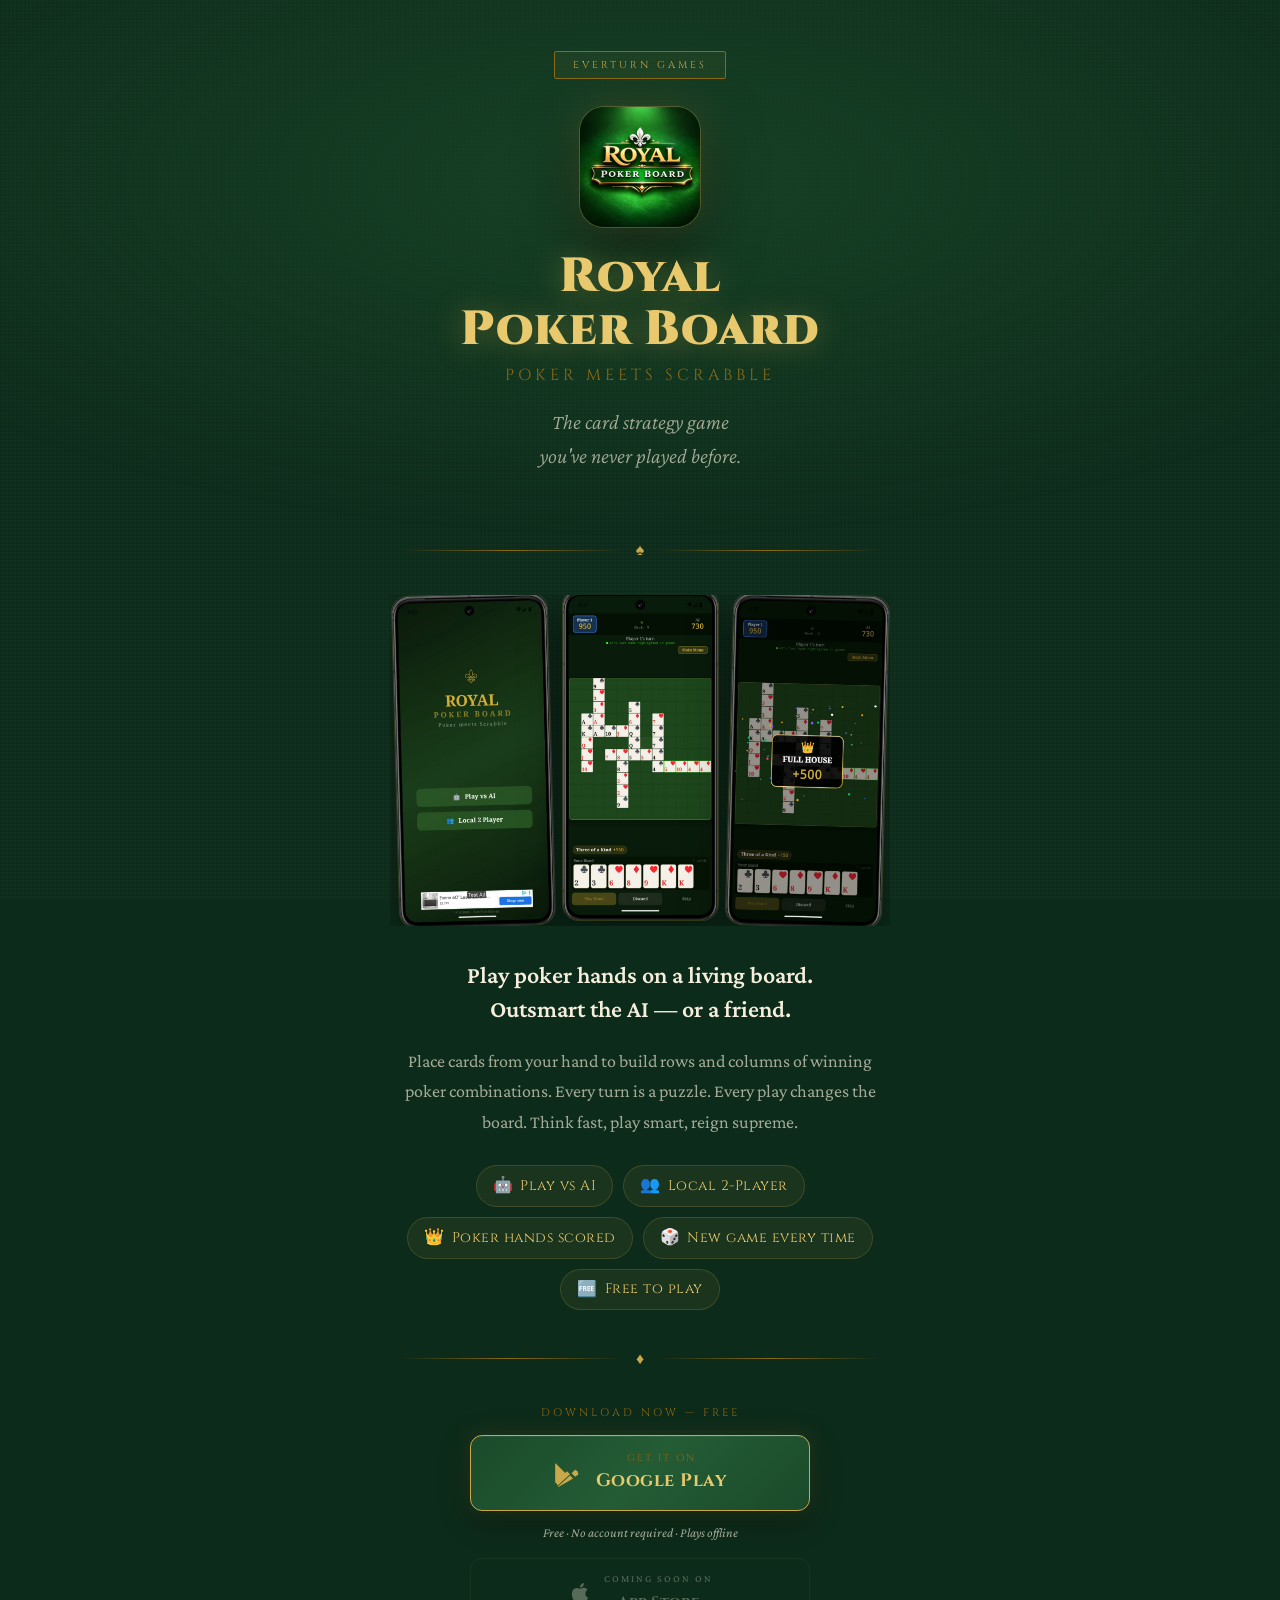
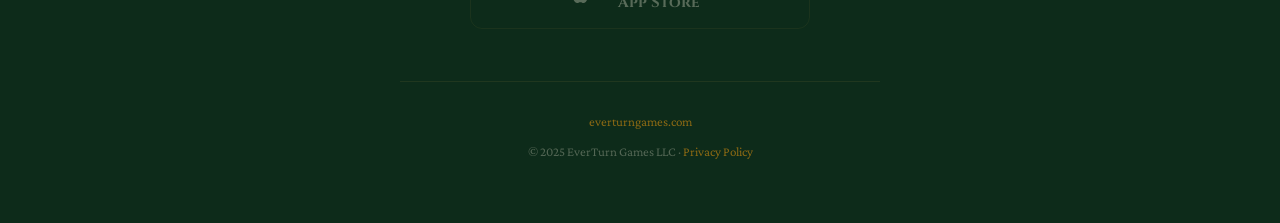
<file: royal-poker-board.html>
<!DOCTYPE html>
<html lang="en">
<head>
  <meta charset="UTF-8">
  <meta name="viewport" content="width=device-width, initial-scale=1.0">
  <title>Royal Poker Board — Poker meets Scrabble</title>
  <meta name="description" content="Place cards. Build hands. Outsmart your opponent. Royal Poker Board — the strategy card game you've never played before.">
  <!-- OG tags for FB ad link previews -->
  <meta property="og:title" content="Royal Poker Board — Poker meets Scrabble">
  <meta property="og:description" content="Place cards. Build hands. Outsmart your opponent. Free on Google Play.">
  <meta property="og:image" content="https://everturngames.com/images/royal-poker-board-icon.png">
  <meta property="og:url" content="https://everturngames.com/royal-poker-board">
  <meta property="og:type" content="website">

  <link rel="preconnect" href="https://fonts.googleapis.com">
  <link rel="preconnect" href="https://fonts.gstatic.com" crossorigin>
  <link href="https://fonts.googleapis.com/css2?family=Cinzel:wght@400;600;700;900&family=Crimson+Pro:ital,wght@0,300;0,400;0,600;1,300;1,400&display=swap" rel="stylesheet">

  <style>
    *, *::before, *::after { box-sizing: border-box; margin: 0; padding: 0; }

    :root {
      --green-felt:   #0d2b1a;
      --green-mid:    #1a4a2a;
      --green-light:  #245c35;
      --gold:         #c9a84c;
      --gold-light:   #e8c96e;
      --gold-dark:    #8b6914;
      --cream:        #f5eedc;
      --white:        #ffffff;
      --text-muted:   rgba(245,238,220,0.65);
      --glow:         rgba(201,168,76,0.35);
    }

    html { scroll-behavior: smooth; }

    body {
      background: var(--green-felt);
      color: var(--cream);
      font-family: 'Crimson Pro', Georgia, serif;
      font-size: 18px;
      line-height: 1.6;
      min-height: 100vh;
      overflow-x: hidden;
    }

    /* ── felt texture overlay ── */
    body::before {
      content: '';
      position: fixed;
      inset: 0;
      background-image:
        repeating-linear-gradient(
          0deg,
          transparent,
          transparent 2px,
          rgba(255,255,255,0.012) 2px,
          rgba(255,255,255,0.012) 4px
        ),
        repeating-linear-gradient(
          90deg,
          transparent,
          transparent 2px,
          rgba(255,255,255,0.012) 2px,
          rgba(255,255,255,0.012) 4px
        );
      pointer-events: none;
      z-index: 0;
    }

    /* ── radial spotlight ── */
    body::after {
      content: '';
      position: fixed;
      top: -20%;
      left: 50%;
      transform: translateX(-50%);
      width: 140vw;
      height: 80vh;
      background: radial-gradient(ellipse at center, rgba(26,74,42,0.7) 0%, transparent 70%);
      pointer-events: none;
      z-index: 0;
    }

    /* ─────────────── LAYOUT ─────────────── */
    .lp-wrap {
      position: relative;
      z-index: 1;
      max-width: 520px;
      margin: 0 auto;
      padding: 0 20px 60px;
    }

    /* ─────────────── HEADER ─────────────── */
    .lp-header {
      text-align: center;
      padding: 48px 0 32px;
    }

    .lp-badge {
      display: inline-block;
      border: 1px solid var(--gold-dark);
      color: var(--gold);
      font-family: 'Cinzel', serif;
      font-size: 10px;
      letter-spacing: 3px;
      text-transform: uppercase;
      padding: 5px 18px;
      border-radius: 2px;
      margin-bottom: 28px;
      background: rgba(201,168,76,0.06);
    }

    .lp-icon {
      width: 120px;
      height: 120px;
      border-radius: 24px;
      margin: 0 auto 24px;
      display: block;
      box-shadow:
        0 0 0 1px rgba(201,168,76,0.3),
        0 0 40px rgba(201,168,76,0.2),
        0 20px 60px rgba(0,0,0,0.6);
      animation: iconFloat 4s ease-in-out infinite;
    }

    @keyframes iconFloat {
      0%, 100% { transform: translateY(0); }
      50%       { transform: translateY(-8px); }
    }

    .lp-title {
      font-family: 'Cinzel', serif;
      font-size: clamp(32px, 8vw, 48px);
      font-weight: 900;
      line-height: 1.1;
      letter-spacing: 0.02em;
      color: var(--gold-light);
      text-shadow: 0 2px 30px rgba(201,168,76,0.4);
      margin-bottom: 6px;
    }

    .lp-subtitle {
      font-family: 'Cinzel', serif;
      font-size: clamp(13px, 3.5vw, 16px);
      letter-spacing: 4px;
      text-transform: uppercase;
      color: var(--gold-dark);
      margin-bottom: 18px;
    }

    .lp-tagline {
      font-size: clamp(17px, 4vw, 21px);
      font-style: italic;
      color: var(--text-muted);
      font-weight: 300;
    }

    /* ─────────────── DIVIDER ─────────────── */
    .gold-rule {
      display: flex;
      align-items: center;
      gap: 14px;
      margin: 32px 0;
    }
    .gold-rule::before,
    .gold-rule::after {
      content: '';
      flex: 1;
      height: 1px;
      background: linear-gradient(to right, transparent, var(--gold-dark), transparent);
    }
    .gold-rule span {
      color: var(--gold);
      font-size: 16px;
    }

    /* ─────────────── SCREENSHOTS ─────────────── */
    .screenshots {
      display: flex;
      gap: 12px;
      justify-content: center;
      margin: 0 -10px 32px;
      overflow: hidden;
    }

    .screenshot-frame {
      flex: 1;
      max-width: 155px;
      border-radius: 16px;
      overflow: hidden;
      box-shadow:
        0 0 0 1px rgba(201,168,76,0.2),
        0 16px 40px rgba(0,0,0,0.5);
      transform: rotate(-1.5deg);
      transition: transform 0.3s ease, box-shadow 0.3s ease;
    }

    .screenshot-frame:nth-child(2) { transform: rotate(0deg) translateY(-6px); }
    .screenshot-frame:nth-child(3) { transform: rotate(1.5deg); }

    .screenshot-frame:hover {
      transform: rotate(0deg) translateY(-4px) scale(1.03);
      box-shadow: 0 0 0 1px var(--gold-dark), 0 20px 50px rgba(0,0,0,0.6);
    }

    .screenshot-frame img {
      width: 100%;
      display: block;
    }

    /* ─────────────── PITCH COPY ─────────────── */
    .lp-hook {
      text-align: center;
      font-size: clamp(19px, 5vw, 24px);
      font-weight: 600;
      color: var(--cream);
      line-height: 1.4;
      margin-bottom: 20px;
    }

    .lp-body {
      text-align: center;
      color: var(--text-muted);
      font-size: clamp(15px, 3.8vw, 18px);
      line-height: 1.7;
      margin-bottom: 28px;
    }

    /* ─────────────── FEATURE PILLS ─────────────── */
    .features {
      display: flex;
      flex-wrap: wrap;
      gap: 10px;
      justify-content: center;
      margin-bottom: 36px;
    }

    .feat {
      display: flex;
      align-items: center;
      gap: 7px;
      background: rgba(201,168,76,0.08);
      border: 1px solid rgba(201,168,76,0.2);
      border-radius: 100px;
      padding: 7px 16px;
      font-size: 14px;
      color: var(--gold-light);
      font-family: 'Cinzel', serif;
      letter-spacing: 0.5px;
    }
    .feat span { font-size: 16px; }

    /* ─────────────── CTA ─────────────── */
    .cta-block {
      text-align: center;
    }

    .cta-label {
      font-family: 'Cinzel', serif;
      font-size: 11px;
      letter-spacing: 3px;
      text-transform: uppercase;
      color: var(--gold-dark);
      margin-bottom: 14px;
    }

    .btn-gplay {
      display: inline-flex;
      align-items: center;
      gap: 14px;
      background: linear-gradient(135deg, #1a4a2a 0%, #245c35 50%, #1a4a2a 100%);
      border: 1.5px solid var(--gold);
      border-radius: 12px;
      padding: 14px 28px;
      color: var(--cream);
      text-decoration: none;
      font-family: 'Cinzel', serif;
      font-size: 16px;
      font-weight: 600;
      letter-spacing: 0.5px;
      box-shadow:
        0 0 20px rgba(201,168,76,0.15),
        0 8px 30px rgba(0,0,0,0.4),
        inset 0 1px 0 rgba(255,255,255,0.05);
      transition: all 0.25s ease;
      width: 100%;
      max-width: 340px;
      justify-content: center;
      margin: 0 auto;
    }

    .btn-gplay:hover, .btn-gplay:active {
      background: linear-gradient(135deg, #245c35 0%, #2d7040 50%, #245c35 100%);
      box-shadow:
        0 0 35px rgba(201,168,76,0.3),
        0 12px 40px rgba(0,0,0,0.5),
        inset 0 1px 0 rgba(255,255,255,0.08);
      transform: translateY(-2px);
      border-color: var(--gold-light);
    }

    .btn-gplay:active { transform: translateY(0); }

    .btn-gplay svg {
      width: 28px;
      height: 28px;
      fill: var(--gold);
      flex-shrink: 0;
    }

    .btn-gplay-text small {
      display: block;
      font-size: 10px;
      letter-spacing: 2px;
      text-transform: uppercase;
      color: var(--gold-dark);
      font-weight: 400;
      margin-bottom: 1px;
    }

    .btn-gplay-text strong {
      display: block;
      font-size: 18px;
      color: var(--gold-light);
    }

    .cta-free {
      margin-top: 12px;
      font-size: 13px;
      color: var(--text-muted);
      font-style: italic;
    }

    /* ─────────────── APPLE SOON ─────────────── */
    .apple-soon {
      display: inline-flex;
      align-items: center;
      gap: 12px;
      border: 1px solid rgba(201,168,76,0.15);
      border-radius: 12px;
      padding: 12px 28px;
      margin-top: 14px;
      opacity: 0.5;
      width: 100%;
      max-width: 340px;
      justify-content: center;
    }

    .apple-soon svg {
      width: 24px; height: 24px;
      fill: var(--text-muted);
      flex-shrink: 0;
    }

    .apple-soon-text small {
      display: block;
      font-size: 10px;
      letter-spacing: 2px;
      text-transform: uppercase;
      color: var(--text-muted);
    }
    .apple-soon-text strong {
      font-family: 'Cinzel', serif;
      font-size: 15px;
      color: var(--text-muted);
    }

    /* ─────────────── FOOTER ─────────────── */
    .lp-footer {
      text-align: center;
      margin-top: 52px;
      padding-top: 24px;
      border-top: 1px solid rgba(201,168,76,0.1);
    }

    .lp-footer a {
      color: var(--gold-dark);
      text-decoration: none;
      font-size: 13px;
    }

    .lp-footer p {
      font-size: 13px;
      color: rgba(245,238,220,0.3);
      margin-top: 8px;
    }

    /* ─────────────── PULSE ANIMATION ON CTA ─────────────── */
    @keyframes pulse-glow {
      0%, 100% { box-shadow: 0 0 20px rgba(201,168,76,0.15), 0 8px 30px rgba(0,0,0,0.4), inset 0 1px 0 rgba(255,255,255,0.05); }
      50%       { box-shadow: 0 0 40px rgba(201,168,76,0.35), 0 8px 30px rgba(0,0,0,0.4), inset 0 1px 0 rgba(255,255,255,0.05); }
    }

    .btn-gplay { animation: pulse-glow 3s ease-in-out infinite; }
    .btn-gplay:hover { animation: none; }

    /* ─────────────── RESPONSIVE ─────────────── */
    @media (max-width: 380px) {
      .screenshots { gap: 8px; }
      .screenshot-frame { border-radius: 12px; }
    }
  </style>
</head>
<body>
<div class="lp-wrap">

  <!-- HEADER -->
  <header class="lp-header">
    <div class="lp-badge">EverTurn Games</div>

    <!--
      ICON: place your 512×512 app icon at images/royal-poker-board-icon.png
      Same file used in index.html — one file, two pages.
    -->
    <img
      src="images/royal-poker-board-icon.png"
      alt="Royal Poker Board"
      class="lp-icon"
    >

    <h1 class="lp-title">Royal<br>Poker Board</h1>
    <p class="lp-subtitle">Poker meets Scrabble</p>
    <p class="lp-tagline">The card strategy game<br>you've never played before.</p>
  </header>

  <!-- DIVIDER -->
  <div class="gold-rule"><span>♠</span></div>

  <!-- SCREENSHOTS -->
  <div class="screenshots">
    <!--
      Drop your 3 best gameplay screenshots here.
      Recommended: portrait phone frames at ~390×844 px
      Name them: screens/screen1.webp, screen2.webp, screen3.webp
      (or use the same files from your Play Store listing)
    -->
    <div class="screenshot-frame">
      <img src="screens/screen1.webp" alt="Royal Poker Board gameplay" loading="lazy">
    </div>
    <div class="screenshot-frame">
      <img src="screens/screen2.webp" alt="Royal Poker Board board" loading="lazy">
    </div>
    <div class="screenshot-frame">
      <img src="screens/screen3.webp" alt="Royal Poker Board scoring" loading="lazy">
    </div>
  </div>

  <!-- HOOK COPY -->
  <p class="lp-hook">
    Play poker hands on a living board.<br>Outsmart the AI — or a friend.
  </p>

  <p class="lp-body">
    Place cards from your hand to build rows and columns of winning poker
    combinations. Every turn is a puzzle. Every play changes the board.
    Think fast, play smart, reign supreme.
  </p>

  <!-- FEATURE PILLS -->
  <div class="features">
    <div class="feat"><span>🤖</span> Play vs AI</div>
    <div class="feat"><span>👥</span> Local 2-Player</div>
    <div class="feat"><span>👑</span> Poker hands scored</div>
    <div class="feat"><span>🎲</span> New game every time</div>
    <div class="feat"><span>🆓</span> Free to play</div>
  </div>

  <!-- DIVIDER -->
  <div class="gold-rule"><span>♦</span></div>

  <!-- CTA -->
  <div class="cta-block">
    <p class="cta-label">Download Now — Free</p>

    <a
      href="https://play.google.com/store/apps/details?id=com.everturn.royalpokerboard"
      class="btn-gplay"
      target="_blank"
      rel="noopener"
    >
      <svg viewBox="0 0 24 24" xmlns="http://www.w3.org/2000/svg">
        <path d="M3.18 23.76c.3.17.65.19.98.07l12.18-7.03-2.61-2.61-10.55 9.57zm-1.68-20.3C1.19 3.8 1 4.18 1 4.64v14.72c0 .46.19.84.5 1.18l.07.07 8.24-8.24v-.2L1.57 3.93l-.07.07zM20.34 10.6l-2.34-1.35-2.93 2.93 2.93 2.93 2.37-1.37c.67-.39.67-1.76-.03-2.14zm-17.16 12.1l10.55-9.59-2.61-2.61L1.5 19.88l1.68 2.82z"/>
      </svg>
      <div class="btn-gplay-text">
        <small>Get it on</small>
        <strong>Google Play</strong>
      </div>
    </a>

    <p class="cta-free">Free · No account required · Plays offline</p>

    <!-- Apple Coming Soon -->
    <div class="apple-soon">
      <svg viewBox="0 0 24 24" xmlns="http://www.w3.org/2000/svg">
        <path d="M18.71 19.5c-.83 1.24-1.71 2.45-3.05 2.47-1.34.03-1.77-.79-3.29-.79-1.53 0-2 .77-3.27.82-1.31.05-2.3-1.32-3.14-2.53C4.25 17 2.94 12.45 4.7 9.39c.87-1.52 2.43-2.48 4.12-2.51 1.28-.02 2.5.87 3.29.87.78 0 2.26-1.07 3.8-.91.65.03 2.47.26 3.64 1.98-.09.06-2.17 1.28-2.15 3.81.03 3.02 2.65 4.03 2.68 4.04-.03.07-.42 1.44-1.38 2.83M13 3.5c.73-.83 1.94-1.46 2.94-1.5.13 1.17-.34 2.35-1.04 3.19-.69.85-1.83 1.51-2.95 1.42-.15-1.15.41-2.35 1.05-3.11z"/>
      </svg>
      <div class="apple-soon-text">
        <small>Coming Soon on</small>
        <strong>App Store</strong>
      </div>
    </div>
  </div>

  <!-- FOOTER -->
  <footer class="lp-footer">
    <a href="https://everturngames.com">everturngames.com</a>
    <p>&copy; 2025 EverTurn Games LLC · <a href="privacy-policy.html">Privacy Policy</a></p>
  </footer>

</div>
</body>
</html>
</file>
<file: style.css>
/* ═══════════════════════════════════════════
   EverTurn Games — Dark Cinematic Theme
   ═══════════════════════════════════════════ */

/* ── Reset & Variables ── */
*, *::before, *::after {
  margin: 0;
  padding: 0;
  box-sizing: border-box;
}

:root {
  --bg-deep:     #06050e;
  --bg-section:  #0a0914;
  --bg-card:     #110f20;
  --bg-card-hover: #1a1734;

  --neon-blue:   #3bccff;
  --neon-pink:   #e84bff;
  --neon-orange: #ff9b2e;
  --sunset:      #ff5e3a;

  --text-primary:   #e8e4f0;
  --text-secondary: #9d97b0;
  --text-dim:       #6b6580;

  --font-display: 'Orbitron', sans-serif;
  --font-body:    'Rajdhani', sans-serif;

  --container-max: 1100px;
  --radius:  12px;
  --radius-sm: 8px;
}

html {
  scroll-behavior: smooth;
  scroll-padding-top: 70px;
}

body {
  font-family: var(--font-body);
  font-weight: 400;
  font-size: 17px;
  line-height: 1.65;
  color: var(--text-primary);
  background: var(--bg-deep);
  -webkit-font-smoothing: antialiased;
}

img { max-width: 100%; display: block; }
a   { color: var(--neon-blue); text-decoration: none; }

.container {
  max-width: var(--container-max);
  margin: 0 auto;
  padding: 0 24px;
}
.container-narrow { max-width: 720px; }


/* ═══════════════ NAV ═══════════════ */
.site-nav {
  position: fixed;
  top: 0; left: 0; right: 0;
  z-index: 1000;
  background: rgba(6, 5, 14, 0.7);
  backdrop-filter: blur(18px);
  -webkit-backdrop-filter: blur(18px);
  border-bottom: 1px solid rgba(59, 204, 255, 0.08);
  transition: background 0.3s;
}
.site-nav.scrolled {
  background: rgba(6, 5, 14, 0.92);
}
.nav-inner {
  max-width: var(--container-max);
  margin: 0 auto;
  padding: 0 24px;
  display: flex;
  align-items: center;
  justify-content: space-between;
  height: 64px;
}
.nav-logo img { height: 36px; width: auto; }
.nav-links {
  display: flex;
  list-style: none;
  gap: 36px;
}
.nav-links a {
  font-family: var(--font-display);
  font-size: 13px;
  font-weight: 700;
  letter-spacing: 0.08em;
  text-transform: uppercase;
  color: var(--text-secondary);
  transition: color 0.25s;
}
.nav-links a:hover { color: var(--neon-blue); }

/* Mobile toggle */
.nav-toggle {
  display: none;
  background: none;
  border: none;
  cursor: pointer;
  flex-direction: column;
  gap: 5px;
  padding: 4px;
}
.nav-toggle span {
  display: block;
  width: 24px;
  height: 2px;
  background: var(--text-primary);
  border-radius: 2px;
  transition: transform 0.3s, opacity 0.3s;
}


/* ═══════════════ HERO ═══════════════ */
.hero {
  position: relative;
  min-height: 100vh;
  display: flex;
  align-items: center;
  justify-content: center;
  overflow: hidden;
}
.hero-bg {
  position: absolute;
  inset: 0;
  background:
    radial-gradient(ellipse 80% 60% at 50% 80%, rgba(232, 75, 255, 0.12) 0%, transparent 60%),
    radial-gradient(ellipse 70% 50% at 50% 30%, rgba(59, 204, 255, 0.08) 0%, transparent 50%),
    radial-gradient(ellipse 100% 80% at 50% 100%, rgba(255, 94, 58, 0.06) 0%, transparent 40%),
    var(--bg-deep);
}
.star-field {
  position: absolute;
  inset: 0;
  pointer-events: none;
}
.star-field .star {
  position: absolute;
  width: 2px;
  height: 2px;
  background: #fff;
  border-radius: 50%;
  animation: twinkle var(--dur) ease-in-out infinite alternate;
}
@keyframes twinkle {
  0%   { opacity: var(--min-o, 0.15); }
  100% { opacity: var(--max-o, 0.8); }
}

.hero-content {
  position: relative;
  z-index: 2;
  text-align: center;
  padding: 0 24px;
  animation: fadeUp 1s ease-out both;
}
@keyframes fadeUp {
  from { opacity: 0; transform: translateY(30px); }
  to   { opacity: 1; transform: translateY(0); }
}

.hero-logo {
  max-width: 600px;
  width: 90%;
  margin: 0 auto 28px;
  filter: drop-shadow(0 0 40px rgba(59, 204, 255, 0.25))
          drop-shadow(0 0 80px rgba(232, 75, 255, 0.12));
}

.hero-tagline {
  font-family: var(--font-body);
  font-size: 22px;
  font-weight: 300;
  color: var(--text-secondary);
  letter-spacing: 0.04em;
  margin-bottom: 40px;
  line-height: 1.5;
}

.hero-buttons {
  display: flex;
  gap: 16px;
  justify-content: center;
  flex-wrap: wrap;
}

.hero-fade {
  position: absolute;
  bottom: 0; left: 0; right: 0;
  height: 120px;
  background: linear-gradient(to bottom, transparent, var(--bg-deep));
  z-index: 1;
}


/* ═══════════════ BUTTONS ═══════════════ */
.btn {
  display: inline-flex;
  align-items: center;
  justify-content: center;
  font-family: var(--font-display);
  font-size: 13px;
  font-weight: 700;
  letter-spacing: 0.1em;
  text-transform: uppercase;
  padding: 14px 32px;
  border-radius: var(--radius-sm);
  border: none;
  cursor: pointer;
  transition: all 0.3s;
}
.btn-primary {
  background: linear-gradient(135deg, var(--neon-blue), #2e9ede);
  color: #000;
  box-shadow: 0 0 24px rgba(59, 204, 255, 0.2);
}
.btn-primary:hover {
  box-shadow: 0 0 36px rgba(59, 204, 255, 0.4);
  transform: translateY(-2px);
}
.btn-outline {
  background: transparent;
  color: var(--text-primary);
  border: 1px solid rgba(232, 75, 255, 0.35);
}
.btn-outline:hover {
  border-color: var(--neon-pink);
  box-shadow: 0 0 20px rgba(232, 75, 255, 0.15);
  transform: translateY(-2px);
}
.btn-full { width: 100%; }


/* ═══════════════ SECTIONS ═══════════════ */
.section {
  padding: 100px 0;
  position: relative;
}
.section-alt {
  background:
    linear-gradient(180deg, var(--bg-deep) 0%, var(--bg-section) 10%, var(--bg-section) 90%, var(--bg-deep) 100%);
}

.section-title {
  font-family: var(--font-display);
  font-size: clamp(28px, 4vw, 42px);
  font-weight: 900;
  text-align: center;
  margin-bottom: 16px;
  letter-spacing: 0.03em;
}
.section-title .accent { color: var(--neon-blue); }

.section-subtitle {
  text-align: center;
  color: var(--text-secondary);
  max-width: 520px;
  margin: 0 auto 48px;
  font-size: 18px;
}


/* ═══════════════ ABOUT ═══════════════ */
.about-grid {
  display: grid;
  grid-template-columns: 1fr 1fr;
  gap: 60px;
  margin-top: 48px;
  align-items: start;
}
.about-text p {
  margin-bottom: 18px;
  color: var(--text-secondary);
  font-size: 17px;
}
.about-text p:first-child {
  color: var(--text-primary);
  font-size: 19px;
  font-weight: 500;
}
.about-values {
  display: flex;
  flex-direction: column;
  gap: 20px;
}
.value-card {
  background: var(--bg-card);
  border: 1px solid rgba(59, 204, 255, 0.06);
  border-radius: var(--radius);
  padding: 24px 28px;
  transition: border-color 0.3s, transform 0.3s;
}
.value-card:hover {
  border-color: rgba(59, 204, 255, 0.18);
  transform: translateX(4px);
}
.value-icon {
  font-size: 24px;
  margin-bottom: 8px;
}
.value-card h3 {
  font-family: var(--font-display);
  font-size: 15px;
  font-weight: 700;
  letter-spacing: 0.04em;
  margin-bottom: 6px;
}
.value-card p {
  font-size: 15px;
  color: var(--text-secondary);
  line-height: 1.5;
}


/* ═══════════════ GAMES ═══════════════ */
.games-grid {
  display: grid;
  grid-template-columns: repeat(auto-fit, minmax(300px, 1fr));
  gap: 28px;
  margin-top: 48px;
}
.game-card {
  background: var(--bg-card);
  border: 1px solid rgba(59, 204, 255, 0.06);
  border-radius: var(--radius);
  overflow: hidden;
  transition: border-color 0.3s, transform 0.3s, box-shadow 0.3s;
}
.game-card:hover {
  border-color: rgba(59, 204, 255, 0.2);
  transform: translateY(-4px);
  box-shadow: 0 12px 40px rgba(0, 0, 0, 0.4);
}
.game-card-inner { padding: 36px 32px; }
.game-card-icon { font-size: 36px; margin-bottom: 16px; }
.game-card h3 {
  font-family: var(--font-display);
  font-size: 20px;
  font-weight: 700;
  margin-bottom: 12px;
}
.game-card p {
  color: var(--text-secondary);
  font-size: 16px;
  line-height: 1.6;
  margin-bottom: 16px;
}
.badge {
  display: inline-block;
  font-family: var(--font-display);
  font-size: 11px;
  font-weight: 700;
  letter-spacing: 0.1em;
  text-transform: uppercase;
  padding: 6px 16px;
  border-radius: 100px;
  background: rgba(255, 155, 46, 0.12);
  color: var(--neon-orange);
  border: 1px solid rgba(255, 155, 46, 0.2);
}
.badge--live {
  background: rgba(59, 204, 255, 0.12);
  color: var(--neon-blue);
  border-color: rgba(59, 204, 255, 0.3);
}

.game-card { display: flex; flex-direction: column; }
.game-card-inner {
  display: flex;
  flex-direction: column;
  flex: 1;
}
.game-card--live { border-color: rgba(59, 204, 255, 0.22); }
.game-card { position: relative; }
.game-card-head { margin-bottom: 20px; }
.game-card-head .badge {
  position: absolute;
  top: 16px;
  right: 16px;
  font-size: 10px;
  letter-spacing: 0.08em;
  padding: 5px 12px;
  white-space: nowrap;
}
.game-card-icon-img {
  width: 96px;
  height: 96px;
  object-fit: cover;
  border-radius: 20px;
  box-shadow: 0 6px 24px rgba(0, 0, 0, 0.45);
}
.game-card .game-tagline {
  font-family: var(--font-display);
  font-size: 12px;
  font-weight: 700;
  letter-spacing: 0.1em;
  text-transform: uppercase;
  color: var(--neon-pink);
  margin: -6px 0 12px;
}

/* ── Store buttons ── */
.store-buttons {
  display: flex;
  flex-wrap: wrap;
  gap: 10px;
  margin-top: auto;
  padding-top: 8px;
}
.store-btn {
  display: inline-flex;
  align-items: center;
  gap: 10px;
  min-width: 156px;
  padding: 8px 16px 8px 12px;
  border-radius: var(--radius-sm);
  background: #000;
  color: #fff;
  border: 1px solid rgba(255, 255, 255, 0.25);
  font-family: var(--font-body);
  font-size: 17px;
  font-weight: 600;
  line-height: 1.1;
  transition: border-color 0.25s, box-shadow 0.25s, transform 0.25s;
}
.store-btn svg { width: 22px; height: 22px; fill: currentColor; flex-shrink: 0; }
.store-btn small {
  display: block;
  font-size: 11px;
  font-weight: 500;
  opacity: 0.75;
  text-transform: uppercase;
  letter-spacing: 0.04em;
}
a.store-btn:hover {
  border-color: var(--neon-blue);
  box-shadow: 0 0 18px rgba(59, 204, 255, 0.25);
  transform: translateY(-2px);
}
.store-btn--soon {
  opacity: 0.45;
  cursor: default;
}


/* ═══════════════ CONTACT FORM ═══════════════ */
.contact-form {
  margin-top: 48px;
}
.form-row {
  display: grid;
  grid-template-columns: 1fr 1fr;
  gap: 20px;
}
.form-group {
  margin-bottom: 20px;
}
.form-group label {
  display: block;
  font-family: var(--font-display);
  font-size: 12px;
  font-weight: 700;
  letter-spacing: 0.08em;
  text-transform: uppercase;
  color: var(--text-secondary);
  margin-bottom: 8px;
}
.form-group input,
.form-group textarea {
  width: 100%;
  font-family: var(--font-body);
  font-size: 16px;
  color: var(--text-primary);
  background: var(--bg-card);
  border: 1px solid rgba(59, 204, 255, 0.1);
  border-radius: var(--radius-sm);
  padding: 14px 18px;
  transition: border-color 0.3s, box-shadow 0.3s;
  outline: none;
}
.form-group input::placeholder,
.form-group textarea::placeholder {
  color: var(--text-dim);
}
.form-group input:focus,
.form-group textarea:focus {
  border-color: var(--neon-blue);
  box-shadow: 0 0 0 3px rgba(59, 204, 255, 0.08);
}
.form-group textarea { resize: vertical; min-height: 120px; }


/* ═══════════════ FOOTER ═══════════════ */
.site-footer {
  border-top: 1px solid rgba(59, 204, 255, 0.06);
  padding: 48px 0;
  text-align: center;
}
.footer-logo {
  height: 40px;
  margin: 0 auto 16px;
  opacity: 0.5;
}
.footer-text {
  font-size: 14px;
  color: var(--text-dim);
}


/* ═══════════════ SCROLL ANIMATIONS ═══════════════ */
.section-title,
.about-text,
.value-card,
.game-card,
.contact-form,
.section-subtitle {
  opacity: 0;
  transform: translateY(24px);
  transition: opacity 0.7s ease-out, transform 0.7s ease-out;
}
.visible {
  opacity: 1;
  transform: translateY(0);
}
/* Stagger children */
.value-card:nth-child(2) { transition-delay: 0.1s; }
.value-card:nth-child(3) { transition-delay: 0.2s; }
.game-card:nth-child(3n+2) { transition-delay: 0.12s; }
.game-card:nth-child(3n)   { transition-delay: 0.24s; }


/* ═══════════════ RESPONSIVE ═══════════════ */
@media (max-width: 768px) {
  .nav-toggle { display: flex; }
  .nav-links {
    position: fixed;
    top: 64px;
    left: 0; right: 0;
    background: rgba(6, 5, 14, 0.96);
    backdrop-filter: blur(20px);
    flex-direction: column;
    align-items: center;
    gap: 0;
    padding: 8px 0 20px;
    transform: translateY(-110%);
    transition: transform 0.35s ease;
    border-bottom: 1px solid rgba(59, 204, 255, 0.08);
  }
  .nav-links.open { transform: translateY(0); }
  .nav-links li { width: 100%; text-align: center; }
  .nav-links a {
    display: block;
    padding: 14px 0;
    font-size: 14px;
  }

  .hero-logo { max-width: 340px; }
  .hero-tagline { font-size: 18px; }

  .about-grid {
    grid-template-columns: 1fr;
    gap: 40px;
  }

  .form-row {
    grid-template-columns: 1fr;
    gap: 0;
  }

  .section { padding: 72px 0; }
}

@media (max-width: 480px) {
  .hero-logo { max-width: 260px; }
  .hero-tagline { font-size: 16px; }
  .hero-buttons { flex-direction: column; align-items: center; }
  .btn { width: 100%; max-width: 280px; }
}
</file>
